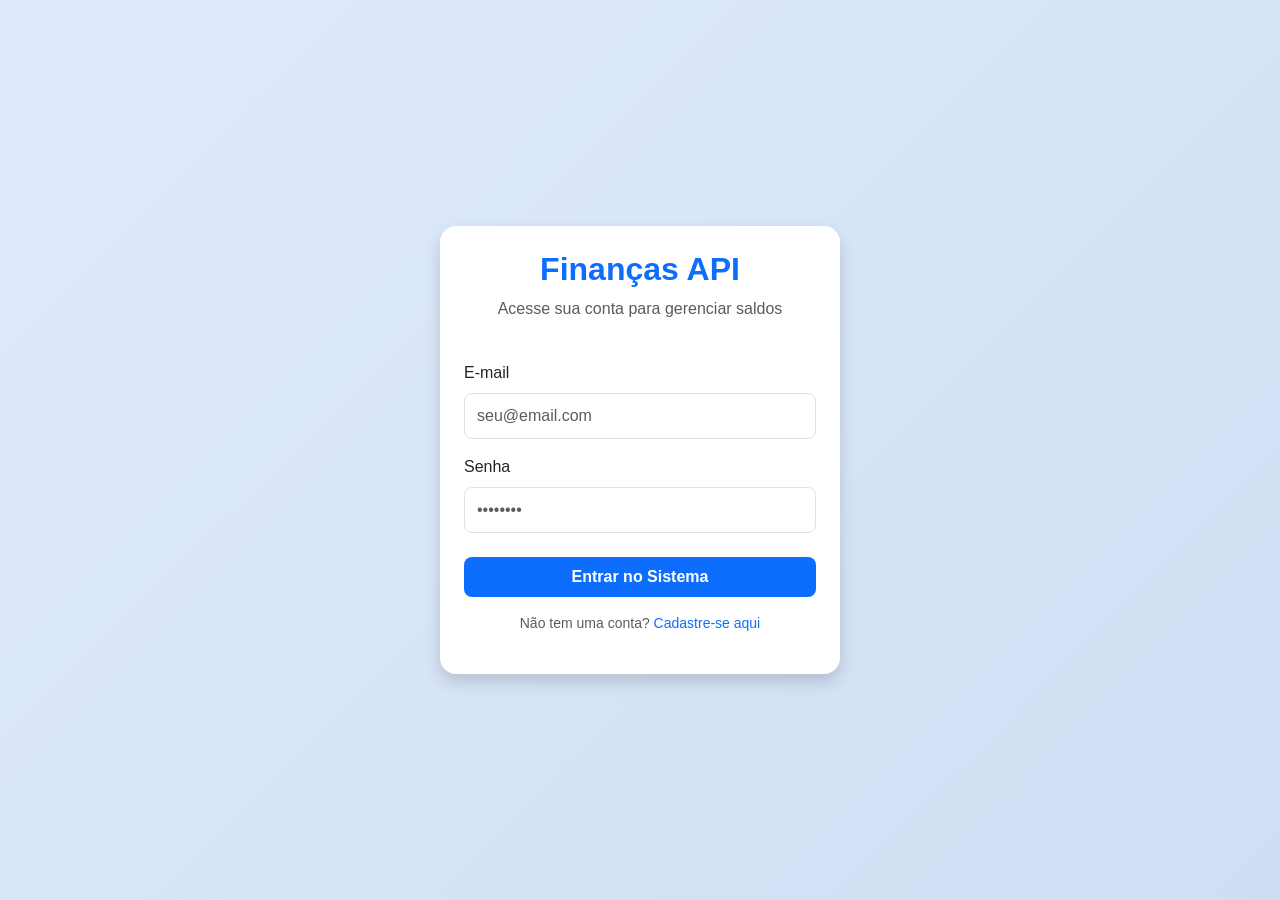
<file: index.html>
<!DOCTYPE html>
<html lang="pt-BR">
<head>
    <meta charset="UTF-8">
    <meta name="viewport" content="width=device-width, initial-scale=1.0">
    <title>Controle Financeiro - Login</title>
    <!-- Bootstrap 5 CSS para Design Responsivo Dinâmico -->
    <link href="bootstrap.min.css" rel="stylesheet">
    <link rel="stylesheet" href="style.css">
</head>
<body class="bg-light d-flex align-items-center justify-content-center vh-100">

    <div class="card shadow p-4" style="max-width: 400px; width: 100%;">
        <div class="text-center mb-4">
            <h2 class="text-primary fw-bold">Finanças API</h2>
            <p class="text-muted">Acesse sua conta para gerenciar saldos</p>
        </div>

        <!-- Formulário de Autenticação -->
        <form id="formLogin">
            <div class="mb-3">
                <label for="email" class="form-label">E-mail</label>
                <input type="email" id="email" class="form-control" placeholder="seu@email.com" required>
            </div>
            <div class="mb-3">
                <label for="senha" class="form-label">Senha</label>
                <input type="password" id="senha" class="form-control" placeholder="••••••••" required>
            </div>
            
            <!-- Mensagem de erro dinâmica capturada do GlobalExceptionHandler -->
            <div id="mensagemErro" class="alert alert-danger d-none" role="alert"></div>

            <button type="submit" class="btn btn-primary w-100 fw-bold py-2 mt-2">Entrar no Sistema</button>
        </form>

        <div class="text-center mt-3">
            <p class="small text-muted">Não tem uma conta? <a href="registrar.html" class="text-decoration-none">Cadastre-se aqui</a></p>
        </div>
    </div>
    <!-- Configuração Global da API (Obrigatório vir primeiro) -->
    <script src="config.js"></script>
    <!-- Script de Integração com o Backend -->
    <script src="login.js"></script>
</body>
</html>
</file>
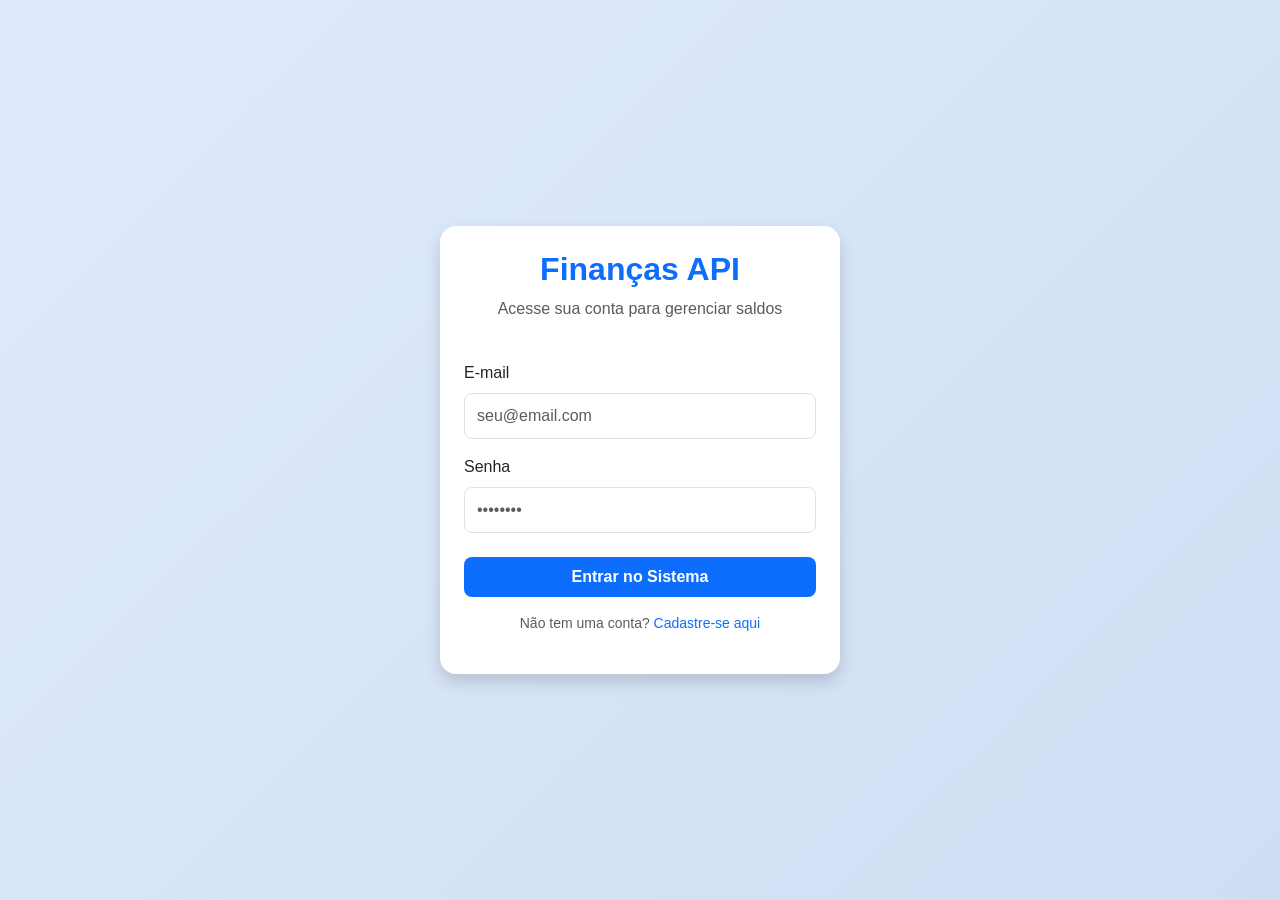
<file: categorias.html>
<!DOCTYPE html>
<html lang="pt-BR">
<head>
    <meta charset="UTF-8">
    <meta name="viewport" content="width=device-width, initial-scale=1.0">
    <title>Finanças API - Categorias</title>
    <link href="bootstrap.min.css" rel="stylesheet">
    <link rel="stylesheet" href="style.css">
</head>
<body class="bg-light">

    <!-- 📱 MENU SUPERIOR EXCLUSIVO PARA CELULAR (Responsivo) -->
    <nav class="navbar navbar-expand-lg navbar-dark bg-dark d-lg-none">
        <div class="container-fluid">
            <a class="navbar-brand fw-bold" href="dashboard.html">🚀 Finanças ERP</a>
            <button class="navbar-toggler" type="button" data-bs-toggle="collapse" data-bs-target="#menuCelular">
                <span class="navbar-toggler-icon"></span>
            </button>
            <div class="collapse navbar-collapse" id="menuCelular">
                <div class="navbar-nav pt-2">
                    <div class="text-muted small px-3 py-1 text-uppercase fw-bold" style="letter-spacing: 0.05rem;">💰 Financeiro</div>
                    <a class="nav-link" href="dashboard.html">📊 Visão Geral</a>
                    <a class="nav-link" href="pagar.html">📄 Contas a Pagar</a>
                    <a class="nav-link" href="receber.html">💵 Contas a Receber</a>
                    <a class="nav-link" href="transferencia.html">💸 Transferências</a>
                    <a class="nav-link" href="extrato.html">📋 Extrato Interno</a>
                    
                    <hr class="dropdown-divider bg-secondary my-2">
                    
                    <div class="text-muted small px-3 py-1 text-uppercase fw-bold" style="letter-spacing: 0.05rem;">⚙️ Cadastros</div>
                    <a class="nav-link" href="contas.html">🏦 Contas Bancárias</a>
                    <a class="nav-link" href="centros.html">🏢 Centros de Custo</a>
                    <a class="nav-link" href="categorias.html">🏷️ Categorias</a>
                    
                    <hr class="dropdown-divider bg-light my-3">
                    <button id="btnSairCelular" class="btn btn-danger btn-sm m-3">Sair do Sistema</button>
                </div>
            </div>
        </div>
    </nav>

    <!-- 💻 BARRA LATERAL RETRÁTIL ESTILO SUPABASE (Computador) -->
    <div class="sidebar-supabase">
        <a href="dashboard.html" class="text-decoration-none d-block py-4 px-4 text-white fw-bold border-bottom border-secondary" style="font-size: 1.2rem; transition: background 0.2s;">
            🚀 <span class="ms-2">ERP</span>
        </a>
        <div class="pt-3">
            <div class="sidebar-heading">💰 Financeiro</div>
            <a href="dashboard.html" class="nav-sidebar-link">
                <span class="menu-icon">📊</span>
                <span class="menu-text">Visão Geral / Dashboard</span>
            </a>
            <a href="pagar.html" class="nav-sidebar-link">
                <span class="menu-icon">📄</span>
                <span class="menu-text">Contas a Pagar</span>
            </a>
            <a href="receber.html" class="nav-sidebar-link">
                <span class="menu-icon">💵</span>
                <span class="menu-text">Contas a Receber</span>
            </a>
            <a href="transferencia.html" class="nav-sidebar-link">
                <span class="menu-icon">💸</span>
                <span class="menu-text">Transferências</span>
            </a>
            <a href="extrato.html" class="nav-sidebar-link">
                <span class="menu-icon">📋</span>
                <span class="menu-text">Extrato Interno</span>
            </a>
            
            <div class="my-3"></div>

            <div class="sidebar-heading">⚙️ Cadastros</div>
            <a href="contas.html" class="nav-sidebar-link">
                <span class="menu-icon">🏦</span>
                <span class="menu-text">Contas Bancárias</span>
            </a>
            <a href="centros.html" class="nav-sidebar-link">
                <span class="menu-icon">🏢</span>
                <span class="menu-text">Centros de Custo</span>
            </a>
            <a href="categorias.html" class="nav-sidebar-link">
                <span class="menu-icon">🏷️</span>
                <span class="menu-text">Categorias</span>
            </a>
            
            <div class="border-top border-secondary mt-4 pt-3">
                <a href="#" id="btnSair" class="nav-sidebar-link text-danger">
                    <span class="menu-icon">🚪</span>
                    <span class="menu-text">Sair do Sistema</span>
                </a>
            </div>
        </div>
    </div>

    <!-- 📦 ÁREA DE CONTEÚDO PRINCIPAL -->
    <div class="content-wrapper">
        <div class="container-fluid">
            <div class="row mb-4">
                <div class="col">
                    <h3 class="fw-bold text-secondary">Plano de Categorias (Árvore)</h3>
                    <p class="text-muted">Cadastre seus Grupos Principais ou Subcategorias para organizar seus lançamentos</p>
                </div>
            </div>

            <div class="row g-4">
                <!-- Formulário Lateral de Inclusão -->
                <div class="col-md-4">
                    <div class="card border-0 shadow-sm p-4 bg-white">
                        <h5 class="fw-bold text-primary mb-3">Novo Cadastro</h5>
                        <form id="formCategoria">
                            <div class="mb-3">
                                <label for="nomeCategoria" class="form-label">Nome da Categoria / Subcategoria</label>
                                <input type="text" id="nomeCategoria" class="form-control" placeholder="Ex: Habitação, Aluguel, Internet" required>
                            </div>
                            <div class="mb-3">
                                <label for="tipoCategoria" class="form-label">Tipo</label>
                                <select id="tipoCategoria" class="form-control" required>
                                    <option value="DESPESA">Custo (Despesa)</option>
                                    <option value="RECEITA">Receita (Entrada)</option>
                                </select>
                            </div>
                            <div class="mb-3">
                                <label for="selectCategoriaPai" class="form-label">Vincular a um Grupo / Categoria Pai?</label>
                                <select id="selectCategoriaPai" class="form-control">
                                    <option value="">-- Nenhuma (Esta será uma Categoria Pai / Grupo) --</option>
                                </select>
                                <div class="form-text text-muted small">Deixe em branco para criar um Grupo Principal. Selecione uma opção para criar uma Subcategoria.</div>
                            </div>

                            <div id="mensagemAlerta" class="alert d-none small" role="alert"></div>
                            <button type="submit" class="btn btn-primary w-100 fw-bold py-2 mt-2">Salvar Registro</button>
                        </form>
                    </div>
                </div>
                <!-- Tabela Lateral de Listagem -->
                <div class="col-md-8">
                    <div class="card border-0 shadow-sm p-4 bg-white">
                        <h5 class="fw-bold text-secondary mb-3">Estrutura de Categorias Ativas</h5>
                        <div class="table-responsive">
                            <table class="table table-hover align-middle">
                                <thead class="table-light">
                                    <tr>
                                        <th>ID</th>
                                        <th>Estrutura da Categoria</th>
                                        <th>Tipo</th>
                                        <th class="text-center" style="width: 130px;">Ações</th>
                                    </tr>
                                </thead>
                                <tbody id="tabelaCategorias">
                                    <tr>
                                        <td colspan="3" class="text-center text-muted py-4">Carregando registros...</td>
                                    </tr>
                                </tbody>
                            </table>
                        </div>
                    </div>
                </div>
            </div> <!-- Fecha a row g-4 -->
        </div> <!-- Fecha o container-fluid -->
    </div> <!-- Fecha o content-wrapper -->

    <script src="bootstrap.bundle.min.js"></script>
    <script src="config.js"></script>
    <script>
        // Isolamento de Logout independente para evitar travar o arquivo categorias.js
        document.addEventListener('DOMContentLoaded', () => {
            const token = localStorage.getItem('token_financas');
            if (!token) { window.location.href = 'index.html'; return; }

            const efetuarLogout = (e) => {
                if(e) e.preventDefault();
                localStorage.removeItem('token_financas');
                window.location.href = 'index.html';
            };

            document.getElementById('btnSair')?.addEventListener('click', efetuarLogout);
            document.getElementById('btnSairCelular')?.addEventListener('click', efetuarLogout);
        });
    </script>
    <script src="categorias.js"></script>
</body>
</html>
</file>
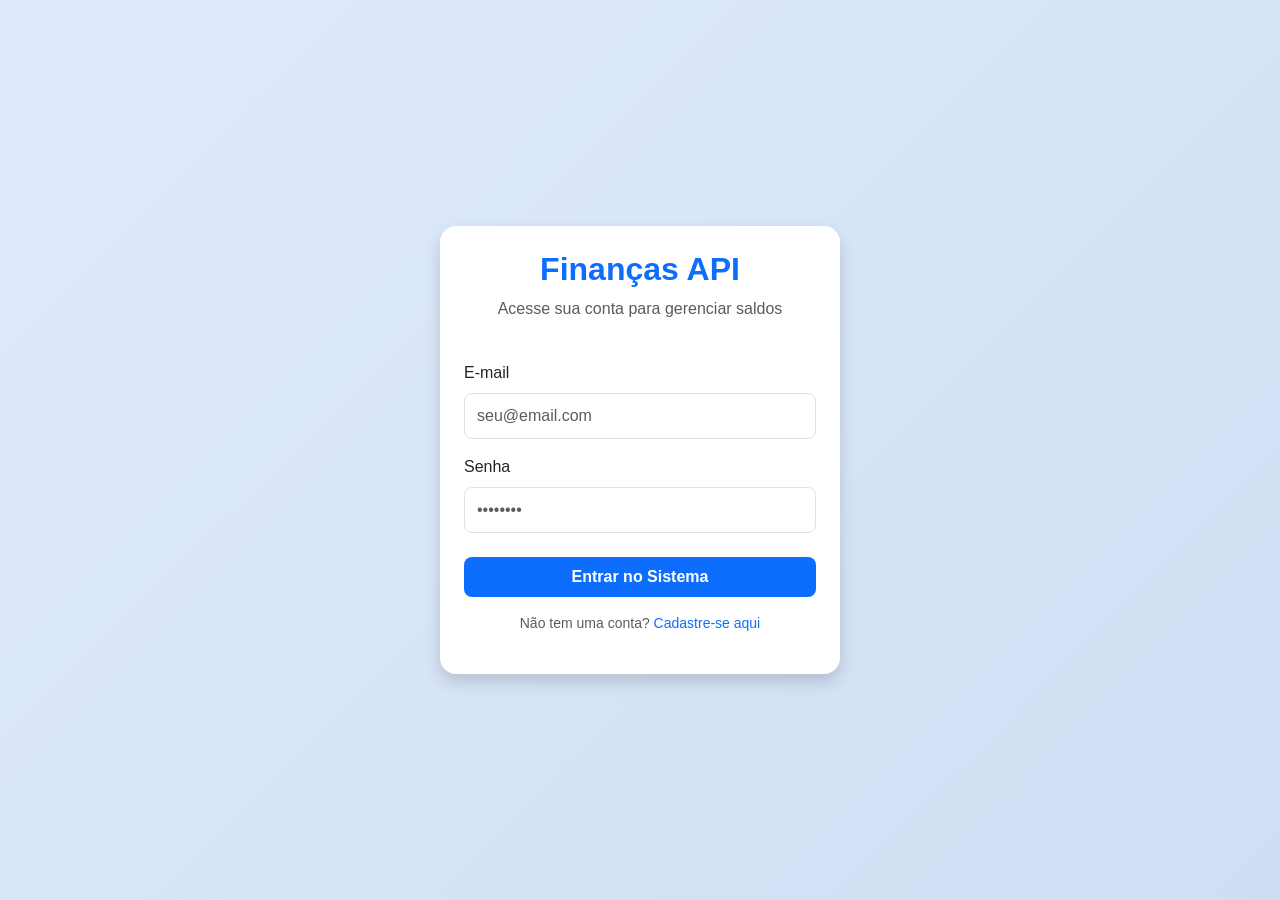
<file: centros.html>
<!DOCTYPE html>
<html lang="pt-BR">

<head>
    <meta charset="UTF-8">
    <meta name="viewport" content="width=device-width, initial-scale=1.0">
    <title>Finanças API - Centros de Custo</title>
    <link href="bootstrap.min.css" rel="stylesheet">
    <link rel="stylesheet" href="style.css">
</head>

<body class="bg-light">

    <!-- 📱 MENU SUPERIOR EXCLUSIVO PARA CELULAR (Responsivo) -->
    <nav class="navbar navbar-expand-lg navbar-dark bg-dark d-lg-none">
        <div class="container-fluid">
            <a class="navbar-brand fw-bold" href="dashboard.html">🚀 Finanças ERP</a>
            <button class="navbar-toggler" type="button" data-bs-toggle="collapse" data-bs-target="#menuCelular">
                <span class="navbar-toggler-icon"></span>
            </button>
            <div class="collapse navbar-collapse" id="menuCelular">
                <div class="navbar-nav pt-2">
                    <!-- Bloco Financeiro -->
                    <div class="text-muted small px-3 py-1 text-uppercase fw-bold" style="letter-spacing: 0.05rem;">💰 Financeiro</div>
                    <a class="nav-link" href="dashboard.html">📊 Visão Geral</a>
                    <a class="nav-link" href="pagar.html">📄 Contas a Pagar</a>
                    <a class="nav-link" href="receber.html">💵 Contas a Receber</a>
                    <a class="nav-link" href="transferencia.html">💸 Transferências</a>
                    <a class="nav-link" href="extrato.html">📋 Extrato Interno</a>
                    
                    <hr class="dropdown-divider bg-secondary my-2">
                    
                    <!-- Bloco Cadastros -->
                    <div class="text-muted small px-3 py-1 text-uppercase fw-bold" style="letter-spacing: 0.05rem;">⚙️ Cadastros</div>
                    <a class="nav-link" href="contas.html">🏦 Contas Bancárias</a>
                    <a class="nav-link" href="centros.html">🏢 Centros de Custo</a>
                    <a class="nav-link" href="categorias.html">🏷️ Categorias</a>
                    
                    <hr class="dropdown-divider bg-light my-3">
                    <button id="btnSairCelular" class="btn btn-danger btn-sm m-3">Sair do Sistema</button>
                </div>
            </div>
        </div>
    </nav>

    <!-- 💻 BARRA LATERAL RETRÁTIL ESTILO SUPABASE (Computador) -->
    <div class="sidebar-supabase">
        <a href="dashboard.html" class="text-decoration-none d-block py-4 px-4 text-white fw-bold border-bottom border-secondary" style="font-size: 1.2rem; transition: background 0.2s;">
            🚀 <span class="ms-2">ERP</span>
        </a>
        <div class="pt-3">
            <!-- 🌐 MENU 1: FINANCEIRO -->
            <div class="sidebar-heading">💰 Financeiro</div>
            <a href="dashboard.html" class="nav-sidebar-link">
                <span class="menu-icon">📊</span>
                <span class="menu-text">Visão Geral / Dashboard</span>
            </a>
            <a href="pagar.html" class="nav-sidebar-link">
                <span class="menu-icon">📄</span>
                <span class="menu-text">Contas a Pagar</span>
            </a>
            <a href="receber.html" class="nav-sidebar-link">
                <span class="menu-icon">💵</span>
                <span class="menu-text">Contas a Receber</span>
            </a>
            <a href="transferencia.html" class="nav-sidebar-link">
                <span class="menu-icon">💸</span>
                <span class="menu-text">Transferências</span>
            </a>
            <a href="extrato.html" class="nav-sidebar-link">
                <span class="menu-icon">📋</span>
                <span class="menu-text">Extrato Interno</span>
            </a>
            
            <div class="my-3"></div>

            <!-- 🌐 MENU 2: CADASTROS -->
            <div class="sidebar-heading">⚙️ Cadastros</div>
            <a href="contas.html" class="nav-sidebar-link">
                <span class="menu-icon">🏦</span>
                <span class="menu-text">Contas Bancárias</span>
            </a>
            <a href="centros.html" class="nav-sidebar-link">
                <span class="menu-icon">🏢</span>
                <span class="menu-text">Centros de Custo</span>
            </a>
            <a href="categorias.html" class="nav-sidebar-link">
                <span class="menu-icon">🏷️</span>
                <span class="menu-text">Categorias</span>
            </a>
            
            <div class="border-top border-secondary mt-4 pt-3">
                <a href="#" id="btnSair" class="nav-sidebar-link text-danger">
                    <span class="menu-icon">🚪</span>
                    <span class="menu-text">Sair do Sistema</span>
                </a>
            </div>
        </div>
    </div>

    <!-- 📦 ÁREA DE CONTEÚDO PRINCIPAL -->
    <div class="content-wrapper">
        <div class="container-fluid">
            <div class="row mb-4">
                <div class="col">
                    <h3 class="fw-bold text-secondary">Centros de Custos/Receitas</h3>
                    <p class="text-muted">Gerencie a estrutura organizacional dos seus fluxos financeiros</p>
                </div>
            </div>

            <div class="row g-4">
                <!-- Formulário Lateral -->
                <div class="col-md-4">
                    <div class="card border-0 shadow-sm p-4 bg-white">
                        <h5 class="fw-bold text-primary mb-3">Novo Centro</h5>
                        <form id="formCentro">
                            <div class="mb-3">
                                <label for="nomeCentro" class="form-label">Nome do Centro</label>
                                <input type="text" id="nomeCentro" class="form-control" placeholder="Ex: Operacional, Marketing, Comercial" required>
                            </div>
                            <div class="mb-3">
                                <label for="fluxoCentro" class="form-label">Tipo</label>
                                <select id="fluxoCentro" class="form-control" required>
                                    <option value="DESPESA">Custo</option>
                                    <option value="RECEITA">Receita</option>
                                </select>
                            </div>
                            <div id="mensagemAlerta" class="alert d-none small" role="alert"></div>
                            <button type="submit" class="btn btn-primary w-100 fw-bold py-2 mt-2">Salvar Centro</button>
                        </form>
                    </div>
                </div>
                <!-- Tabela Lateral -->
                <div class="col-md-8">
                    <div class="card border-0 shadow-sm p-4 bg-white">
                        <h5 class="fw-bold text-secondary mb-3">Centros Ativos</h5>
                        <div class="table-responsive">
                            <table class="table table-hover align-middle">
                                <thead class="table-light">
                                    <tr>
                                        <th style="width: 70px;">ID</th>
                                        <th>Nome do Centro</th>
                                        <th style="width: 120px;">Tipo</th>
                                        <th style="width: 120px;">Status</th>
                                        <th class="text-center" style="width: 170px;">Ações</th>
                                    </tr>
                                </thead>
                                <tbody id="tabelaCentros">
                                    <tr>
                                        <td colspan="3" class="text-center text-muted py-4">Carregando registros...</td>
                                    </tr>
                                </tbody>
                            </table>
                        </div>
                    </div>
                </div>
            </div> <!-- Fecha a row g-4 -->
        </div> <!-- Fecha o container-fluid -->
    </div> <!-- Fecha o content-wrapper -->

    <!-- Configuração Global da API -->
    <script src="config.js"></script>
    <script>
        // Isolamento de Logout independente para evitar travar o arquivo centros.js
        document.addEventListener('DOMContentLoaded', () => {
            const token = localStorage.getItem('token_financas');
            if (!token) { window.location.href = 'index.html'; return; }

            const efetuarLogout = (e) => {
                if(e) e.preventDefault();
                localStorage.removeItem('token_financas');
                window.location.href = 'index.html';
            };

            document.getElementById('btnSair')?.addEventListener('click', efetuarLogout);
            document.getElementById('btnSairCelular')?.addEventListener('click', efetuarLogout);
        });
    </script>
    <script src="centros.js"></script>
    <script src="bootstrap.bundle.min.js"></script>
</body>

</html>
</file>
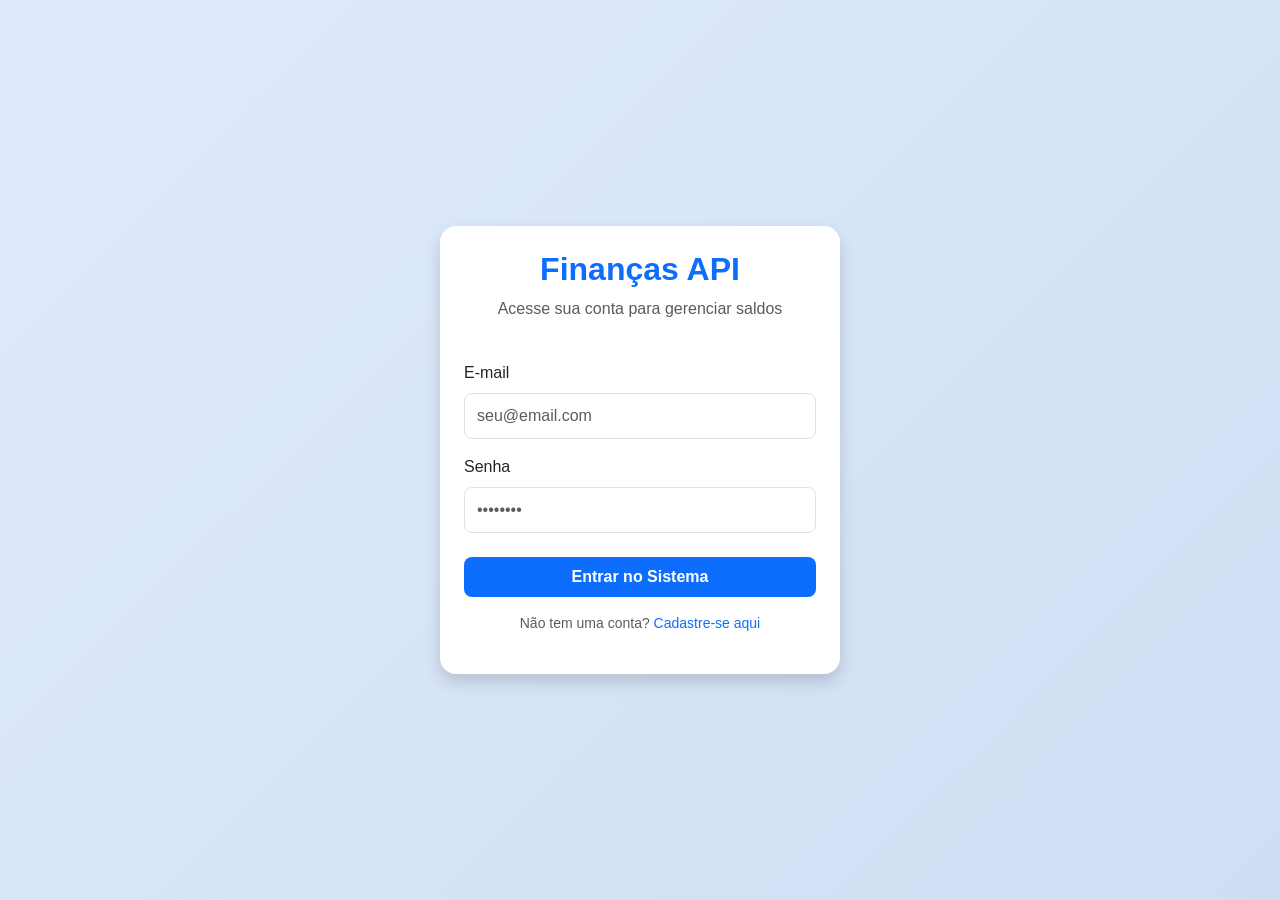
<file: contas.html>
<!DOCTYPE html>
<html lang="pt-BR">

<head>
    <meta charset="UTF-8">
    <meta name="viewport" content="width=device-width, initial-scale=1.0">
    <title>Finanças API - Gestão de Contas</title>
    <link href="bootstrap.min.css" rel="stylesheet">
    <link rel="stylesheet" href="style.css">
</head>

<body class="bg-light">

    <!-- 📱 MENU SUPERIOR EXCLUSIVO PARA CELULAR (Responsivo) -->
    <nav class="navbar navbar-expand-lg navbar-dark bg-dark d-lg-none">
        <div class="container-fluid">
            <a class="navbar-brand fw-bold" href="dashboard.html">🚀 Finanças ERP</a>
            <button class="navbar-toggler" type="button" data-bs-toggle="collapse" data-bs-target="#menuCellular">
                <span class="navbar-toggler-icon"></span>
            </button>
            <div class="collapse navbar-collapse" id="menuCellular">
                <div class="navbar-nav pt-2">
                    <!-- Bloco Financeiro -->
                    <div class="text-muted small px-3 py-1 text-uppercase fw-bold" style="letter-spacing: 0.05rem;">💰 Financeiro</div>
                    <a class="nav-link" href="dashboard.html">📊 Visão Geral</a>
                    <a class="nav-link" href="pagar.html">📄 Contas a Pagar</a>
                    <a class="nav-link" href="receber.html">💵 Contas a Receber</a>
                    <a class="nav-link" href="transferencia.html">💸 Transferências</a>
                    <a class="nav-link" href="extrato.html">📋 Extrato Interno</a>
                    
                    <hr class="dropdown-divider bg-secondary my-2">
                    
                    <!-- Bloco Cadastros -->
                    <div class="text-muted small px-3 py-1 text-uppercase fw-bold" style="letter-spacing: 0.05rem;">⚙️ Cadastros</div>
                    <a class="nav-link" href="contas.html">🏦 Contas Bancárias</a>
                    <a class="nav-link" href="centros-custos.html">🏢 Centros de Custo</a>
                    <a class="nav-link" href="categorias.html">🏷️ Categorias</a>
                    
                    <hr class="dropdown-divider bg-light my-3">
                    <button id="btnSairCelular" class="btn btn-danger btn-sm m-3">Sair do Sistema</button>
                </div>
            </div>
        </div>
    </nav>

    <!-- 💻 BARRA LATERAL RETRÁTIL ESTILO SUPABASE (Computador) -->
    <div class="sidebar-supabase">
        <a href="dashboard.html" class="text-decoration-none d-block py-4 px-4 text-white fw-bold border-bottom border-secondary" style="font-size: 1.2rem; transition: background 0.2s;">
            🚀 <span class="ms-2">ERP</span>
        </a>
        <div class="pt-3">
            <!-- 🌐 MENU 1: FINANCEIRO -->
            <div class="sidebar-heading">💰 Financeiro</div>
            <a href="dashboard.html" class="nav-sidebar-link">
                <span class="menu-icon">📊</span>
                <span class="menu-text">Visão Geral / Dashboard</span>
            </a>
            <a href="pagar.html" class="nav-sidebar-link">
                <span class="menu-icon">📄</span>
                <span class="menu-text">Contas a Pagar</span>
            </a>
            <a href="receber.html" class="nav-sidebar-link">
                <span class="menu-icon">💵</span>
                <span class="menu-text">Contas a Receber</span>
            </a>
            <a href="transferencia.html" class="nav-sidebar-link">
                <span class="menu-icon">💸</span>
                <span class="menu-text">Transferências</span>
            </a>
            <a href="extrato.html" class="nav-sidebar-link">
                <span class="menu-icon">📋</span>
                <span class="menu-text">Extrato Interno</span>
            </a>
            
            <div class="my-3"></div>

            <!-- 🌐 MENU 2: CADASTROS -->
            <div class="sidebar-heading">⚙️ Cadastros</div>
            <a href="contas.html" class="nav-sidebar-link">
                <span class="menu-icon">🏦</span>
                <span class="menu-text">Contas Bancárias</span>
            </a>
            <a href="centros.html" class="nav-sidebar-link">
                <span class="menu-icon">🏢</span>
                <span class="menu-text">Centros de Custo</span>
            </a>
            <a href="categorias.html" class="nav-sidebar-link">
                <span class="menu-icon">🏷️</span>
                <span class="menu-text">Categorias</span>
            </a>
            
            <div class="border-top border-secondary mt-4 pt-3">
                <a href="#" id="btnSair" class="nav-sidebar-link text-danger">
                    <span class="menu-icon">🚪</span>
                    <span class="menu-text">Sair do Sistema</span>
                </a>
            </div>
        </div>
    </div>

    <!-- 📦 ÁREA DE CONTEÚDO PRINCIPAL -->
    <div class="content-wrapper">
        <div class="container-fluid">
            <div class="row mb-4">
                <div class="col">
                    <h3 class="fw-bold text-secondary">Gerenciamento de Contas Bancárias</h3>
                    <p class="text-muted">Cadastre e acompanhe os saldos das suas carteiras e bancos</p>
                </div>
            </div>

            <div class="row g-4">
                <!-- Coluna Esquerda: Formulário de Cadastro -->
                <div class="col-md-4">
                    <div class="card border-0 shadow-sm p-4 bg-white">
                        <h5 class="fw-bold text-primary mb-3">Nova Conta</h5>
                        <form id="formConta">
                            <div class="mb-3">
                                <label for="nomeConta" class="form-label">Nome da Conta / Banco</label>
                                <input type="text" id="nomeConta" class="form-control" placeholder="Ex: Banco Inter, Carteira" required>
                            </div>
                            <div class="mb-3">
                                <label for="tipoConta" class="form-label">Tipo de Conta</label>
                                <select id="tipoConta" class="form-control" required>
                                    <option value="Corrente">Conta Corrente</option>
                                    <option value="Poupança">Poupança</option>
                                    <option value="Investimento">Investimentos</option>
                                    <option value="Dinheiro">Dinheiro em Espécie</option>
                                </select>
                            </div>
                            <div class="mb-3">
                                <label for="saldoInicial" class="form-label">Saldo Inicial (R$)</label>
                                <input type="number" step="0.01" id="saldoInicial" class="form-control" placeholder="0.00" required>
                            </div>

                            <div id="mensagemAlerta" class="alert d-none small" role="alert"></div>
                            <button type="submit" class="btn btn-primary w-100 fw-bold py-2 mt-2">Salvar Conta</button>
                        </form>
                    </div>
                </div>
                <!-- Coluna Direita: Tabela de Contas Cadastradas -->
                <div class="col-md-8">
                    <div class="card border-0 shadow-sm p-4 bg-white">
                        <h5 class="fw-bold text-secondary mb-3">Minhas Contas Ativas</h5>
                        <div class="table-responsive">
                            <table class="table table-hover align-middle">
                                <thead class="table-light">
                                    <tr>
                                        <th>ID</th>
                                        <th>Nome do Banco / Carteira</th>
                                        <th>Tipo</th>
                                        <th class="text-end">Saldo Atual</th>
                                        <th class="text-center" style="width: 130px;">Ações</th>
                                    </tr>
                                </thead>
                                <tbody id="tabelaContas">
                                    <tr>
                                        <td colspan="4" class="text-center text-muted py-4">Carregando contas...</td>
                                    </tr>
                                </tbody>
                            </table>
                        </div>
                    </div>
                </div>
            </div> <!-- Fecha a row g-4 -->
        </div> <!-- Fecha o container-fluid -->
    </div> <!-- Fecha o content-wrapper -->

    <!-- Scripts de Configuração e Controle -->
    <script src="config.js"></script>
    <script>
        // Isolamento de Logout independente para evitar travar o arquivo contas.js
        document.addEventListener('DOMContentLoaded', () => {
            const token = localStorage.getItem('token_financas');
            if (!token) { window.location.href = 'index.html'; return; }

            const efetuarLogout = (e) => {
                if(e) e.preventDefault();
                localStorage.removeItem('token_financas');
                window.location.href = 'index.html';
            };

            document.getElementById('btnSair')?.addEventListener('click', efetuarLogout);
            document.getElementById('btnSairCelular')?.addEventListener('click', efetuarLogout);
        });
    </script>
    <script src="contas.js"></script>
    <script src="bootstrap.bundle.min.js"></script>
</body>

</html>
</file>
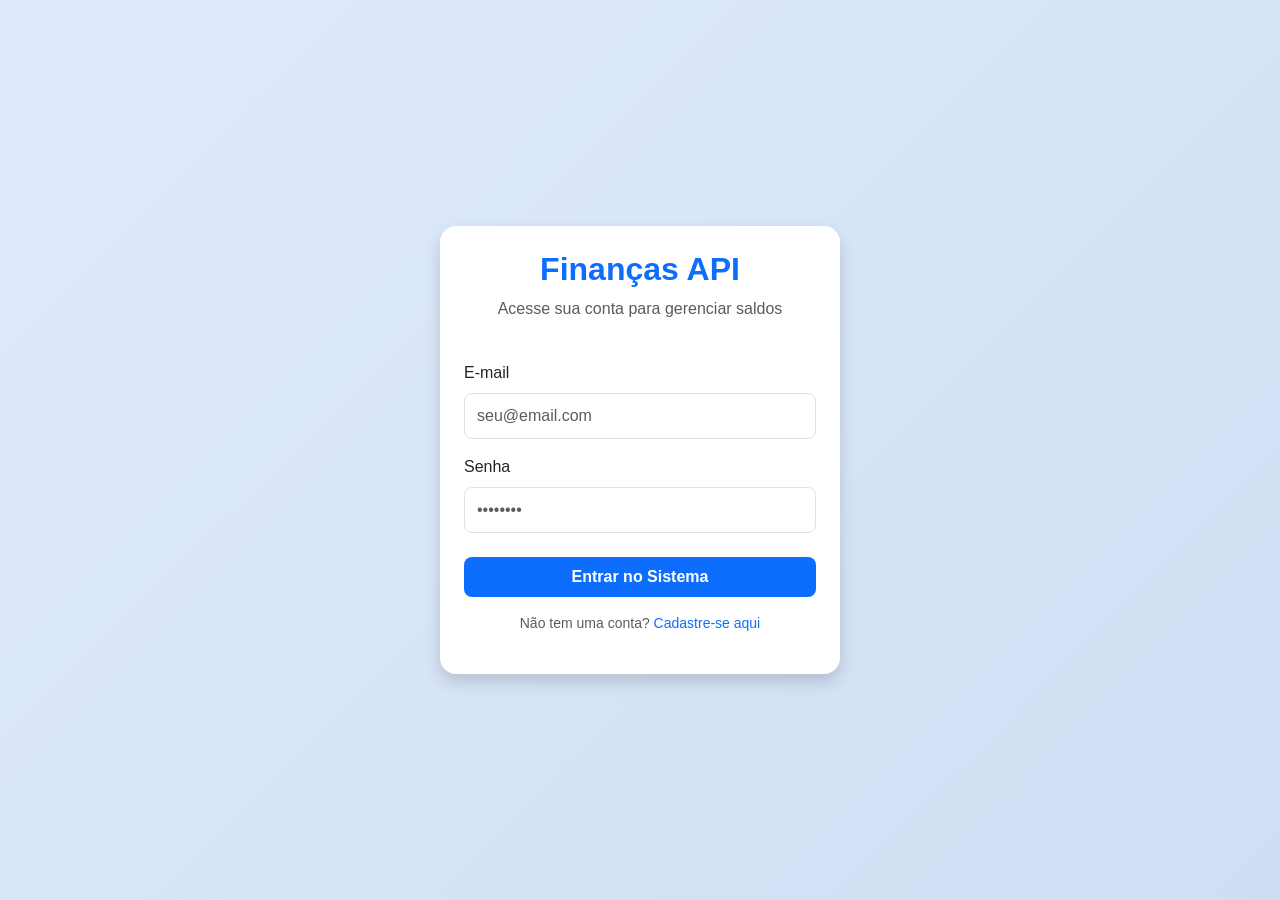
<file: dashboard.html>
<!DOCTYPE html>
<html lang="pt-BR">

<head>
    <meta charset="UTF-8">
    <meta name="viewport" content="width=device-width, initial-scale=1.0">
    <title>Dashboard - ERP Finanças</title>
    <link href="bootstrap.min.css" rel="stylesheet">
    <link rel="stylesheet" href="style.css">
</head>

<body class="bg-light">

    <!-- 📱 MENU SUPERIOR EXCLUSIVO PARA CELULAR (IDÊNTICO AO PAGAR/RECEBER) -->
    <nav class="navbar navbar-expand-lg navbar-dark bg-dark d-lg-none">
        <div class="container-fluid">
            <a class="navbar-brand fw-bold" href="dashboard.html">🚀 Finanças ERP</a>
            <button class="navbar-toggler" type="button" data-bs-toggle="collapse" data-bs-target="#menuCelular">
                <span class="navbar-toggler-icon"></span>
            </button>
            <div class="collapse navbar-collapse" id="menuCelular">
                <div class="navbar-nav pt-2">
                    <div class="text-muted small px-3 py-1 text-uppercase fw-bold" style="letter-spacing: 0.05rem;">💰 Financeiro</div>
                    <a class="nav-link" href="dashboard.html">📊 Visão Geral</a>
                    <a class="nav-link" href="pagar.html">📄 Contas a Pagar</a>
                    <a class="nav-link" href="receber.html">💵 Contas a Receber</a>
                    <a class="nav-link" href="transferencia.html">💸 Transferências</a>
                    <a class="nav-link" href="extrato.html">📋 Extrato Interno</a>
                    <hr class="dropdown-divider bg-secondary my-2">
                    <div class="text-muted small px-3 py-1 text-uppercase fw-bold" style="letter-spacing: 0.05rem;">⚙️ Cadastros</div>
                    <a class="nav-link" href="contas.html">🏦 Contas Bancárias</a>
                    <a class="nav-link" href="centros.html">🏢 Centros de Custo</a>
                    <a class="nav-link" href="categorias.html">🏷️ Categorias</a>
                    <hr class="dropdown-divider bg-light my-3">
                    <button id="btnSairCelular" class="btn btn-danger btn-sm m-3">Sair do Sistema</button>
                </div>
            </div>
        </div>
    </nav>

    <!-- 💻 BARRA LATERAL RETRÁTIL ESTILO SUPABASE -->
    <div class="sidebar-supabase">
        <a href="dashboard.html" class="text-decoration-none d-block py-4 px-4 text-white fw-bold border-bottom border-secondary" style="font-size: 1.2rem;">
            🚀 <span class="ms-2">ERP</span>
        </a>
        <div class="pt-3">
            <div class="sidebar-heading">💰 Financeiro</div>
            <a href="dashboard.html" class="nav-sidebar-link"><span class="menu-icon">📊</span><span class="menu-text">Visão Geral / Dashboard</span></a>
            <a href="pagar.html" class="nav-sidebar-link"><span class="menu-icon">📄</span><span class="menu-text">Contas a Pagar</span></a>
            <a href="receber.html" class="nav-sidebar-link"><span class="menu-icon">💵</span><span class="menu-text">Contas a Receber</span></a>
            <a href="transferencia.html" class="nav-sidebar-link"><span class="menu-icon">💸</span><span class="menu-text">Transferências</span></a>
            <a href="extrato.html" class="nav-sidebar-link"><span class="menu-icon">📋</span><span class="menu-text">Extrato Interno</span></a>
            <div class="my-3"></div>
            <div class="sidebar-heading">⚙️ Cadastros</div>
            <a href="contas.html" class="nav-sidebar-link"><span class="menu-icon">🏦</span><span class="menu-text">Contas Bancárias</span></a>
            <a href="centros.html" class="nav-sidebar-link"><span class="menu-icon">🏢</span><span class="menu-text">Centros de Custo</span></a>
            <a href="categorias.html" class="nav-sidebar-link"><span class="menu-icon">🏷️</span><span class="menu-text">Categorias</span></a>
            <div class="border-top border-secondary mt-4 pt-3">
                <a href="#" id="btnSair" class="nav-sidebar-link text-danger"><span class="menu-icon">🚪</span><span class="menu-text">Sair do Sistema</span></a>
            </div>
        </div>
    </div>

    <!-- 📦 ÁREA DE CONTEÚDO PRINCIPAL -->
    <div class="content-wrapper">
        <div class="container-fluid">
            <div class="row mb-4">
                <div class="col">
                    <h2 class="fw-bold text-dark">Painel de Controle</h2>
                    <p class="text-muted">Resumo financeiro em tempo real e projeções consolidadas do sistema.</p>
                </div>
            </div>

            <!-- 📊 CARDS DE RESUMO PRESERVADOS (Grid Bootstrap Estabilizada) -->
            <div class="row g-3 mb-4">
                <!-- 1. Saldo Atual Consolidado -->
                <div class="col-12 col-sm-6 col-xl-3">
                    <div class="card border-0 shadow-sm h-100 bg-white">
                        <div class="card-body p-4">
                            <span class="text-muted small text-uppercase fw-bold">Saldo Disponível</span>
                            <h3 id="txtSaldoAtual" class="fw-bold text-primary mt-2">R$ 0,00</h3>
                            <p class="text-muted small mb-0">Total disponível em contas</p>
                        </div>
                    </div>
                </div>

                <!-- 2. Contas a Receber em Aberto (Entradas) -->
                <div class="col-12 col-sm-6 col-xl-3">
                    <div class="card border-0 shadow-sm h-100 bg-white">
                        <div class="card-body p-4">
                            <span class="text-muted small text-uppercase fw-bold">A Receber (Em Aberto)</span>
                            <h3 id="txtTotalReceber" class="fw-bold text-success mt-2">R$ 0,00</h3>
                            <p class="text-muted small mb-0">Previsão de entradas</p>
                        </div>
                    </div>
                </div>

                <!-- 3. Contas a Pagar em Aberto (Saídas) -->
                <div class="col-12 col-sm-6 col-xl-3">
                    <div class="card border-0 shadow-sm h-100 bg-white">
                        <div class="card-body p-4">
                            <span class="text-muted small text-uppercase fw-bold">A Pagar (Em Aberto)</span>
                            <h3 id="txtTotalPagar" class="fw-bold text-danger mt-2">R$ 0,00</h3>
                            <p class="text-muted small mb-0">Compromissos pendentes</p>
                        </div>
                    </div>
                </div>

                <!-- 4. Saldo Projetado -->
                <div class="col-12 col-sm-6 col-xl-3">
                    <div class="card border-0 shadow-sm h-100 bg-dark text-white">
                        <div class="card-body p-4">
                            <span class="text-info small text-uppercase fw-bold">Saldo Projetado</span>
                            <h3 id="txtSaldoProjetado" class="fw-bold text-info mt-2">R$ 0,00</h3>
                            <p class="text-light-50 small mb-0">Fluxo estimado consolidado</p>
                        </div>
                    </div>
                </div>
            </div>
        </div>
    </div>

    <script src="config.js"></script>
    <script>
        document.addEventListener('DOMContentLoaded', () => {
            const token = localStorage.getItem('token_financas');
            if (!token) { window.location.href = 'index.html'; return; }

            const efetuarLogout = (e) => {
                if (e) e.preventDefault();
                localStorage.removeItem('token_financas');
                window.location.href = 'index.html';
            };

            document.getElementById('btnSair')?.addEventListener('click', efetuarLogout);
            document.getElementById('btnSairCelular')?.addEventListener('click', efetuarLogout);
        });
    </script>
    <script src="dashboard.js"></script>
    <script src="bootstrap.bundle.min.js"></script>
</body>

</html>
</file>
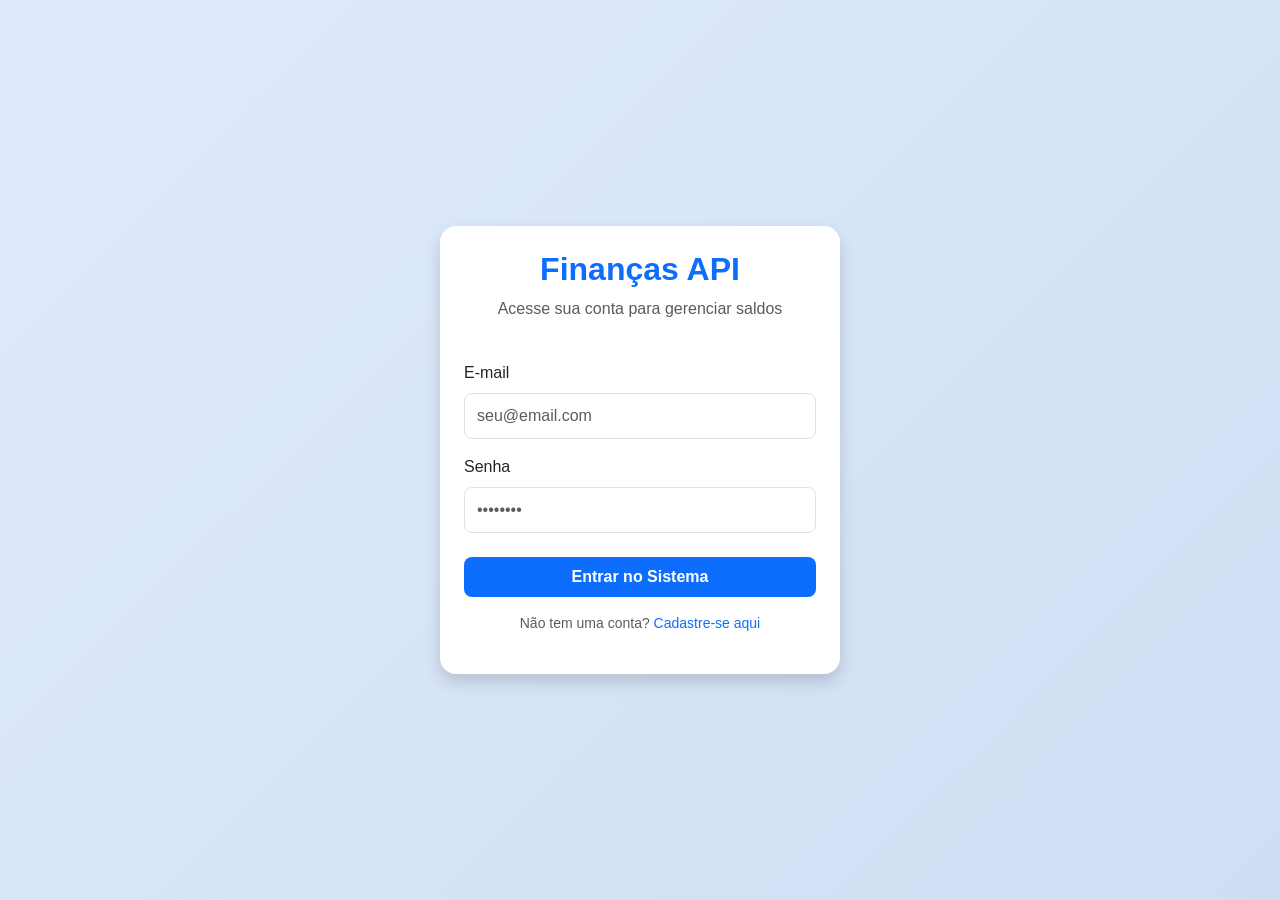
<file: extrato.html>
<!DOCTYPE html>
<html lang="pt-BR">
<head>
    <meta charset="UTF-8">
    <meta name="viewport" content="width=device-width, initial-scale=1.0">
    <title>Extrato de Movimentações - ERP Finanças</title>
    <link rel="stylesheet" href="bootstrap.min.css">
    <link rel="stylesheet" href="style.css">
</head>
<body class="bg-light">

    <!-- 📱 MENU SUPERIOR EXCLUSIVO PARA CELULAR (Responsivo) -->
    <nav class="navbar navbar-expand-lg navbar-dark bg-dark d-lg-none">
        <div class="container-fluid">
            <a class="navbar-brand fw-bold" href="dashboard.html">🚀 Finanças ERP</a>
            <button class="navbar-toggler" type="button" data-bs-toggle="collapse" data-bs-target="#menuCelular">
                <span class="navbar-toggler-icon"></span>
            </button>
            <div class="collapse navbar-collapse" id="menuCelular">
                <div class="navbar-nav pt-2">
                    <!-- Bloco Financeiro -->
                    <div class="text-muted small px-3 py-1 text-uppercase fw-bold" style="letter-spacing: 0.05rem;">💰 Financeiro</div>
                    <a class="nav-link" href="dashboard.html">📊 Visão Geral</a>
                    <a class="nav-link" href="pagar.html">📄 Contas a Pagar</a>
                    <a class="nav-link" href="receber.html">💵 Contas a Receber</a>
                    <a class="nav-link" href="transferencia.html">💸 Transferências</a>
                    <a class="nav-link" href="extrato.html">📋 Extrato Interno</a>
                    
                    <hr class="dropdown-divider bg-secondary my-2">
                    
                    <!-- Bloco Cadastros -->
                    <div class="text-muted small px-3 py-1 text-uppercase fw-bold" style="letter-spacing: 0.05rem;">⚙️ Cadastros</div>
                    <a class="nav-link" href="contas.html">🏦 Contas Bancárias</a>
                    <a class="nav-link" href="centros-custos.html">🏢 Centros de Custo</a>
                    <a class="nav-link" href="categorias.html">🏷️ Categorias</a>
                    
                    <hr class="dropdown-divider bg-light my-3">
                    <button id="btnSairCelular" class="btn btn-danger btn-sm m-3">Sair do Sistema</button>
                </div>
            </div>
        </div>
    </nav>

    <!-- 💻 BARRA LATERAL RETRÁTIL ESTILO SUPABASE (Computador) -->
    <div class="sidebar-supabase">
        <!-- Título/Logo do Sistema Clicável -->
        <a href="dashboard.html" class="text-decoration-none d-block py-4 px-4 text-white fw-bold border-bottom border-secondary" style="font-size: 1.2rem; transition: background 0.2s;">
            🚀 <span class="ms-2">ERP</span>
        </a>
        <div class="pt-3">
            <!-- 🌐 MENU 1: FINANCEIRO -->
            <div class="sidebar-heading">💰 Financeiro</div>
            <a href="dashboard.html" class="nav-sidebar-link">
                <span class="menu-icon">📊</span>
                <span class="menu-text">Visão Geral / Dashboard</span>
            </a>
            <a href="pagar.html" class="nav-sidebar-link">
                <span class="menu-icon">📄</span>
                <span class="menu-text">Contas a Pagar</span>
            </a>
            <a href="receber.html" class="nav-sidebar-link">
                <span class="menu-icon">💵</span>
                <span class="menu-text">Contas a Receber</span>
            </a>
            <a href="transferencia.html" class="nav-sidebar-link">
                <span class="menu-icon">💸</span>
                <span class="menu-text">Transferências</span>
            </a>
            <a href="extrato.html" class="nav-sidebar-link">
                <span class="menu-icon">📋</span>
                <span class="menu-text">Extrato Interno</span>
            </a>
            
            <div class="my-3"></div>

            <!-- 🌐 MENU 2: CADASTROS -->
            <div class="sidebar-heading">⚙️ Cadastros</div>
            <a href="contas.html" class="nav-sidebar-link">
                <span class="menu-icon">🏦</span>
                <span class="menu-text">Contas Bancárias</span>
            </a>
            <a href="centros.html" class="nav-sidebar-link">
                <span class="menu-icon">🏢</span>
                <span class="menu-text">Centros de Custo</span>
            </a>
            <a href="categorias.html" class="nav-sidebar-link">
                <span class="menu-icon">🏷️</span>
                <span class="menu-text">Categorias</span>
            </a>
            
            <div class="border-top border-secondary mt-4 pt-3">
                <a href="#" id="btnSair" class="nav-sidebar-link text-danger">
                    <span class="menu-icon">🚪</span>
                    <span class="menu-text">Sair do Sistema</span>
                </a>
            </div>
        </div>
    </div>

    <!-- 📦 ÁREA DE CONTEÚDO PRINCIPAL -->
    <div class="content-wrapper">
        <div class="container-fluid">
            <div class="row mb-3">
                <div class="col">
                    <h2 class="fw-bold text-dark">📋 Extrato Interno de Movimentações</h2>
                    <p class="text-muted">Histórico consolidado de todas as entradas e saídas geradas por baixas.</p>
                </div>
            </div>

            <!-- Card de Seleção de Conta e Período -->
            <div class="card border-0 shadow-sm p-3 bg-white mb-4">
                <div class="row g-2 align-items-end">
                    <div class="col-md-4 col-12">
                        <label for="selectContaFiltro" class="form-label small fw-bold text-secondary mb-1">Filtrar por Conta Bancária</label>
                        <select id="selectContaFiltro" class="form-select form-select-sm">
                            <option value="">-- Selecione a Conta --</option>
                        </select>
                    </div>
                    <div class="col-md-3 col-6">
                        <label for="filtroDataInicio" class="form-label small fw-bold text-secondary mb-1">Data Inicial</label>
                        <input type="date" id="filtroDataInicio" class="form-control form-control-sm">
                    </div>
                    <div class="col-md-3 col-6">
                        <label for="filtroDataFim" class="form-label small fw-bold text-secondary mb-1">Data Final</label>
                        <input type="date" id="filtroDataFim" class="form-control form-control-sm">
                    </div>
                    <div class="col-md-2 col-12 d-flex gap-2">
                        <button type="button" id="btnLimparFiltros" class="btn btn-sm btn-outline-secondary w-100">Limpar</button>
                        <button type="button" id="btnFiltrar" class="btn btn-sm btn-dark w-100 fw-bold">Filtrar</button>
                    </div>
                </div>
            </div>

            <!-- Tabela de Extrato -->
            <div class="card shadow-sm border-0 mb-5">
                <div class="card-body p-0">
                    <div class="table-responsive">
                        <table class="table table-hover align-middle mb-0">
                            <thead class="table-dark">
                                <tr>
                                    <th style="width: 12%;">Data Mov.</th>
                                    <th style="width: 38%;">Descrição / Origem</th>
                                    <th style="width: 15%;">Conta</th>
                                    <th style="width: 10%;">Tipo</th>
                                    <th style="width: 12%;" class="text-end">Valor</th>
                                    <th style="width: 13%;" class="text-end">Saldo Acum.</th>
                                </tr>
                            </thead>
                            <tbody id="tabelaExtrato">
                                <!-- Injetado via Javascript -->
                                <tr>
                                    <td colspan="6" class="text-center text-muted py-4">Carregando movimentações...</td>
                                </tr>
                            </tbody>
                        </table>
                    </div>
                </div>
            </div>

        </div> <!-- Fecha o container-fluid -->
    </div> <!-- Fecha o content-wrapper -->

    <!-- Scripts de Configuração e Controle -->
    <script src="config.js"></script>
    <script>
        // Isolamento de Logout independente para evitar travar o arquivo extrato.js
        document.addEventListener('DOMContentLoaded', () => {
            const token = localStorage.getItem('token_financas');
            if (!token) { window.location.href = 'index.html'; return; }

            const efetuarLogout = (e) => {
                if(e) e.preventDefault();
                localStorage.removeItem('token_financas');
                window.location.href = 'index.html';
            };

            document.getElementById('btnSair')?.addEventListener('click', efetuarLogout);
            document.getElementById('btnSairCelular')?.addEventListener('click', efetuarLogout);
        });
    </script>
    <script src="extrato.js"></script>
    <script src="bootstrap.bundle.min.js"></script>
</body>
</html>
</file>
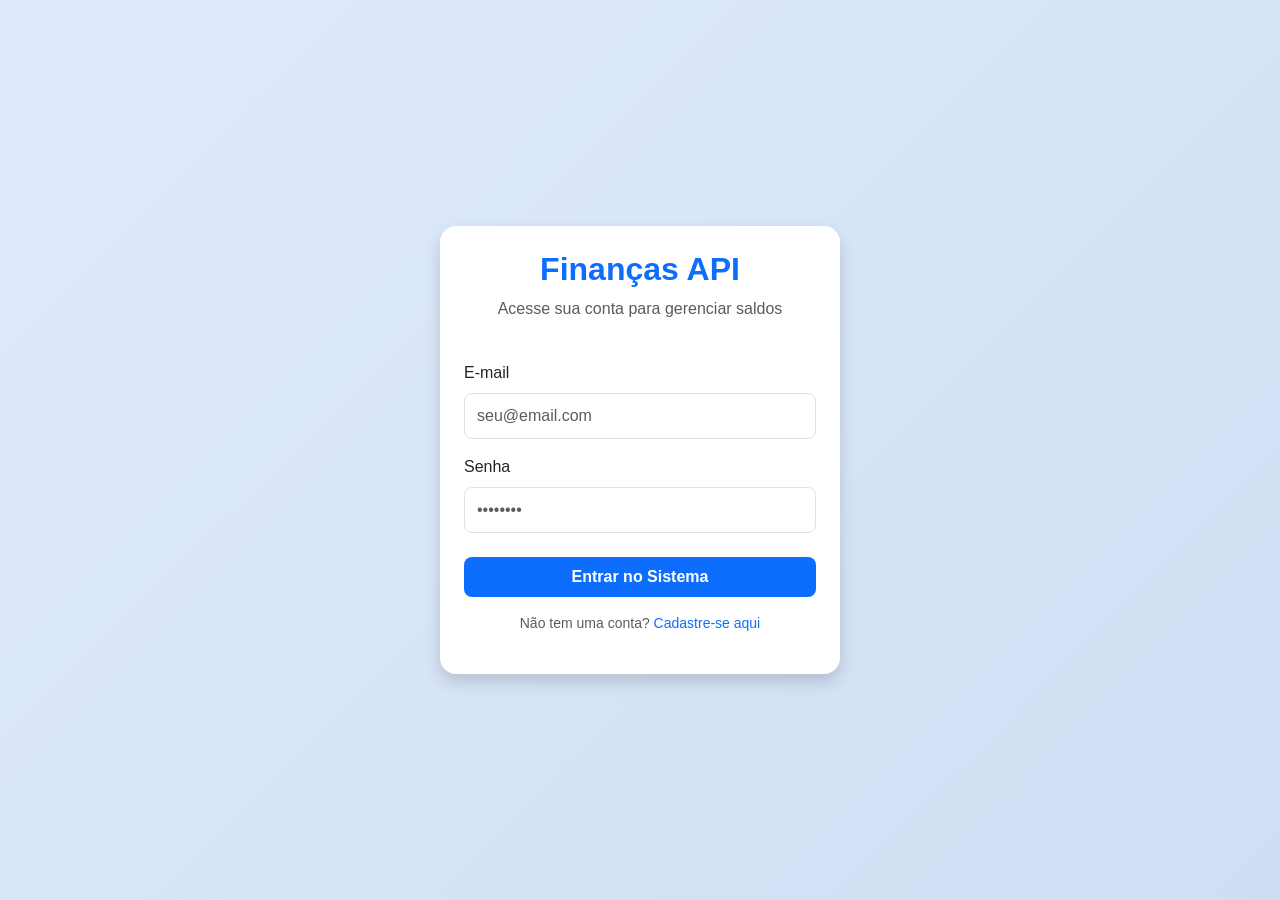
<file: pagar.html>
<!DOCTYPE html>
<html lang="pt-BR">

<head>
    <meta charset="UTF-8">
    <meta name="viewport" content="width=device-width, initial-scale=1.0">
    <title>Finanças API - Contas a Pagar</title>
    <link href="bootstrap.min.css" rel="stylesheet">
    <link rel="stylesheet" href="style.css">
</head>

<body class="bg-light">

    <!-- 📱 MENU SUPERIOR EXCLUSIVO PARA CELULAR -->
    <nav class="navbar navbar-expand-lg navbar-dark bg-dark d-lg-none">
        <div class="container-fluid">
            <a class="navbar-brand fw-bold" href="dashboard.html">🚀 Finanças ERP</a>
            <button class="navbar-toggler" type="button" data-bs-toggle="collapse" data-bs-target="#menuCelular">
                <span class="navbar-toggler-icon"></span>
            </button>
            <div class="collapse navbar-collapse" id="menuCelular">
                <div class="navbar-nav pt-2">
                    <div class="text-muted small px-3 py-1 text-uppercase fw-bold" style="letter-spacing: 0.05rem;">💰 Financeiro</div>
                    <a class="nav-link" href="dashboard.html">📊 Visão Geral</a>
                    <a class="nav-link" href="pagar.html">📄 Contas a Pagar</a>
                    <a class="nav-link" href="receber.html">💵 Contas a Receber</a>
                    <a class="nav-link" href="transferencia.html">💸 Transferências</a>
                    <a class="nav-link" href="extrato.html">📋 Extrato Interno</a>
                    <hr class="dropdown-divider bg-secondary my-2">
                    <div class="text-muted small px-3 py-1 text-uppercase fw-bold" style="letter-spacing: 0.05rem;">⚙️ Cadastros</div>
                    <a class="nav-link" href="contas.html">🏦 Contas Bancárias</a>
                    <a class="nav-link" href="centros.html">🏢 Centros de Custo</a>
                    <a class="nav-link" href="categorias.html">🏷️ Categorias</a>
                    <hr class="dropdown-divider bg-light my-3">
                    <button id="btnSairCelular" class="btn btn-danger btn-sm m-3">Sair do Sistema</button>
                </div>
            </div>
        </div>
    </nav>

    <!-- 💻 BARRA LATERAL RETRÁTIL ESTILO SUPABASE -->
    <div class="sidebar-supabase">
        <a href="dashboard.html" class="text-decoration-none d-block py-4 px-4 text-white fw-bold border-bottom border-secondary" style="font-size: 1.2rem;">
            🚀 <span class="ms-2">ERP</span>
        </a>
        <div class="pt-3">
            <div class="sidebar-heading">💰 Financeiro</div>
            <a href="dashboard.html" class="nav-sidebar-link"><span class="menu-icon">📊</span><span class="menu-text">Visão Geral / Dashboard</span></a>
            <a href="pagar.html" class="nav-sidebar-link"><span class="menu-icon">📄</span><span class="menu-text">Contas a Pagar</span></a>
            <a href="receber.html" class="nav-sidebar-link"><span class="menu-icon">💵</span><span class="menu-text">Contas a Receber</span></a>
            <a href="transferencia.html" class="nav-sidebar-link"><span class="menu-icon">💸</span><span class="menu-text">Transferências</span></a>
            <a href="extrato.html" class="nav-sidebar-link"><span class="menu-icon">📋</span><span class="menu-text">Extrato Interno</span></a>
            <div class="my-3"></div>
            <div class="sidebar-heading">⚙️ Cadastros</div>
            <a href="contas.html" class="nav-sidebar-link"><span class="menu-icon">🏦</span><span class="menu-text">Contas Bancárias</span></a>
            <a href="centros.html" class="nav-sidebar-link"><span class="menu-icon">🏢</span><span class="menu-text">Centros de Custo</span></a>
            <a href="categorias.html" class="nav-sidebar-link"><span class="menu-icon">🏷️</span><span class="menu-text">Categorias</span></a>
            <div class="border-top border-secondary mt-4 pt-3">
                <a href="#" id="btnSair" class="nav-sidebar-link text-danger"><span class="menu-icon">🚪</span><span class="menu-text">Sair do Sistema</span></a>
            </div>
        </div>
    </div>

    <!-- 📦 ÁREA DE CONTEÚDO PRINCIPAL -->
    <div class="content-wrapper">
        <div class="container-fluid">
            <div class="row mb-4">
                <div class="col">
                    <h3 class="fw-bold text-danger">Contas a Pagar (Despesas)</h3>
                    <p class="text-muted">Gerencie suas saídas de caixa, liquidações e provisionamentos futuros</p>
                </div>
            </div>

            <div class="row g-4">
                <!-- Formulário Lateral de Inclusão / Edição -->
                <div class="col-lg-4">
                    <div class="card border-0 shadow-sm p-4 bg-white">
                        <div class="d-flex justify-content-between align-items-center mb-3">
                            <h5 id="tituloFormulario" class="fw-bold text-danger mb-0">Nova Despesa</h5>
                            <button type="button" id="btnCancelarEdicao" class="btn btn-sm btn-outline-secondary d-none">Cancelar Edição</button>
                        </div>
                        <form id="formPagar">
                            <input type="hidden" id="lancamentoId">
                            <div class="mb-3">
                                <label for="descricao" class="form-label">Descrição da Despesa</label>
                                <input type="text" id="descricao" class="form-control" placeholder="Ex: Aluguel, Energia, Internet" required>
                            </div>
                            <div class="mb-3">
                                <label for="valor" class="form-label">Valor (R$)</label>
                                <input type="number" step="0.01" id="valor" class="form-control" placeholder="0.00" required>
                            </div>
                            <div class="mb-3">
                                <label for="dataVencimento" class="form-label">Data de Vencimento</label>
                                <input type="date" id="dataVencimento" class="form-control" required>
                            </div>
                            <div class="mb-3">
                                <label for="selectConta" class="form-label">Pagar por Qual Conta?</label>
                                <select id="selectConta" class="form-control" required>
                                    <option value="">Carregando suas contas...</option>
                                </select>
                            </div>
                            <div class="mb-3">
                                <label for="selectCentroCusto" class="form-label">Centro de Custo / Destinação</label>
                                <select id="selectCentroCusto" class="form-control">
                                    <option value="">Carregando centros de custo...</option>
                                </select>
                            </div>
                            <div class="mb-3">
                                <label for="selectCategoria" class="form-label">Categoria Analítica</label>
                                <select id="selectCategoria" class="form-control" required>
                                    <option value="">Carregando categorias...</option>
                                </select>
                            </div>
                            <div id="boxCheckPago" class="mb-3 form-check form-switch">
                                <input class="form-check-input" type="checkbox" id="pago">
                                <label class="form-check-label fw-bold text-danger" for="pago">Marcar como PAGA (Liquidar agora)</label>
                            </div>
                            <div id="mensagemAlerta" class="alert d-none small" role="alert"></div>
                            <button type="submit" id="btnSalvarPagar" class="btn btn-danger w-100 fw-bold py-2 mt-2">Salvar Despesa</button>
                        </form>
                    </div>
                </div>
                <!-- Coluna Direita: Filtros + Tabela de Histórico -->
                <div class="col-lg-8">
                                        <!-- Painel de Filtros Avançados -->
                    <div class="card border-0 shadow-sm p-3 bg-white mb-4">
                        <h6 class="fw-bold text-secondary mb-3">🔍 Filtrar Lançamentos</h6>
                        <div class="row g-2 align-items-end">
                            <div class="col-md-3 col-6">
                                <label for="filtroDataInicio" class="form-label small text-muted mb-1">Venc. Inicial</label>
                                <input type="date" id="filtroDataInicio" class="form-control form-control-sm">
                            </div>
                            <div class="col-md-3 col-6">
                                <label for="filtroDataFim" class="form-label small text-muted mb-1">Venc. Final</label>
                                <input type="date" id="filtroDataFim" class="form-control form-control-sm">
                            </div>
                            <div class="col-md-3 col-6">
                                <label for="filtroConta" class="form-label small text-muted mb-1">Conta</label>
                                <select id="filtroConta" class="form-select form-select-sm">
                                    <option value="">Todas</option>
                                </select>
                            </div>
                            <div class="col-md-3 col-6">
                                <label for="filtroCentroCusto" class="form-label small text-muted mb-1">Centro de Custo</label>
                                <select id="filtroCentroCusto" class="form-select form-select-sm">
                                    <option value="">Todos</option>
                                </select>
                            </div>

                            <!-- Segunda Linha Alinhada -->
                            <div class="col-md-6 col-12 mt-2">
                                <label for="filtroCategoria" class="form-label small text-muted mb-1">Categoria Analítica</label>
                                <select id="filtroCategoria" class="form-select form-select-sm">
                                    <option value="">Todas as Analíticas</option>
                                </select>
                            </div>
                            <div class="col-md-3 col-6 mt-2">
                                <label for="filtroStatus" class="form-label small text-muted mb-1">Status</label>
                                <select id="filtroStatus" class="form-select form-select-sm">
                                    <option value="">Todos</option>
                                    <option value="ABERTO">Em Aberto</option>
                                    <option value="PAGO">Pagos</option>
                                </select>
                            </div>
                            <div class="col-md-3 col-6 mt-2 d-flex gap-2 justify-content-end">
                                <button type="button" id="btnLimparFiltros" class="btn btn-sm btn-outline-secondary w-100">Limpar</button>
                                <button type="button" id="btnAplicarFiltros" class="btn btn-sm btn-dark w-100">Filtrar</button>
                            </div>
                        </div>
                    </div>


                    <!-- Tabela de Listagem de Despesas -->
                    <div class="card border-0 shadow-sm p-4 bg-white">
                        <h5 class="fw-bold text-secondary mb-3">Histórico de Contas a Pagar</h5>
                        <div class="table-responsive">
                            <table class="table table-hover align-middle">
                                <thead class="table-light">
                                    <tr>
                                        <th>Vencimento</th>
                                        <th>Descrição</th>
                                        <th>Conta</th>
                                        <th>Status</th>
                                        <th class="text-end">Valor</th>
                                        <th class="text-center">Ações</th>
                                    </tr>
                                </thead>
                                                                <tbody id="tabelaPagar">
                                    <tr>
                                        <td colspan="6" class="text-center text-muted py-4">Carregando lançamentos...</td>
                                    </tr>
                                </tbody>
                                <tfoot class="table-light border-top">
                                    <tr>
                                        <td colspan="4" class="text-end fw-bold text-secondary">Total em Aberto (Filtrado):</td>
                                        <td id="totalPagarAberto" class="text-end fw-bold text-danger fs-6">R$ 0,00</td>
                                        <td></td>
                                    </tr>
                                </tfoot>
                            </table>

                        </div>
                    </div>
                </div>
            </div>
        </div>
    </div>

        <!-- MODAL DE CONFIRMAÇÃO DE BAIXA COM DATA -->
    <div class="modal fade" id="modalBaixa" tabindex="-1" aria-hidden="true">
        <div class="modal-dialog modal-dialog-centered">
            <div class="modal-content border-0 shadow">
                <div class="modal-header bg-success text-white">
                    <h5 class="modal-title fw-bold">✅ Baixar / Liquidar Despesa</h5>
                    <button type="button" class="btn-close btn-close-white" data-bs-dismiss="modal" aria-label="Fechar"></button>
                </div>
                <div class="modal-body">
                    <input type="hidden" id="baixaLancamentoId">
                    <p class="mb-2 text-muted small">Você está liquidando o seguinte lançamento:</p>
                    <div class="p-3 bg-light rounded border mb-3">
                        <div id="baixaDescricao" class="fw-bold text-dark"></div>
                        <div id="baixaValor" class="text-danger fw-bold"></div>
                    </div>
                    <div class="mb-3">
                        <label for="baixaDataPagamento" class="form-label fw-bold">Data Efetiva do Pagamento</label>
                        <input type="date" id="baixaDataPagamento" class="form-control" required>
                        <div class="form-text">Sugerida a data de vencimento. Altere caso tenha pago antes ou depois.</div>
                    </div>
                </div>
                <div class="modal-footer">
                    <button type="button" class="btn btn-outline-secondary" data-bs-dismiss="modal">Cancelar</button>
                    <button type="button" id="btnConfirmarBaixaModal" class="btn btn-success fw-bold px-4">Confirmar Pagamento</button>
                </div>
            </div>
        </div>
    </div>

    <script src="config.js"></script>
    <script>
        document.addEventListener('DOMContentLoaded', () => {
            const token = localStorage.getItem('token_financas');
            if (!token) { window.location.href = 'index.html'; return; }

            const efetuarLogout = (e) => {
                if (e) e.preventDefault();
                localStorage.removeItem('token_financas');
                window.location.href = 'index.html';
            };

            document.getElementById('btnSair')?.addEventListener('click', efetuarLogout);
            document.getElementById('btnSairCelular')?.addEventListener('click', efetuarLogout);
        });
    </script>
    <script src="pagar.js"></script>
    <script src="bootstrap.bundle.min.js"></script>
</body>

</html>
</file>
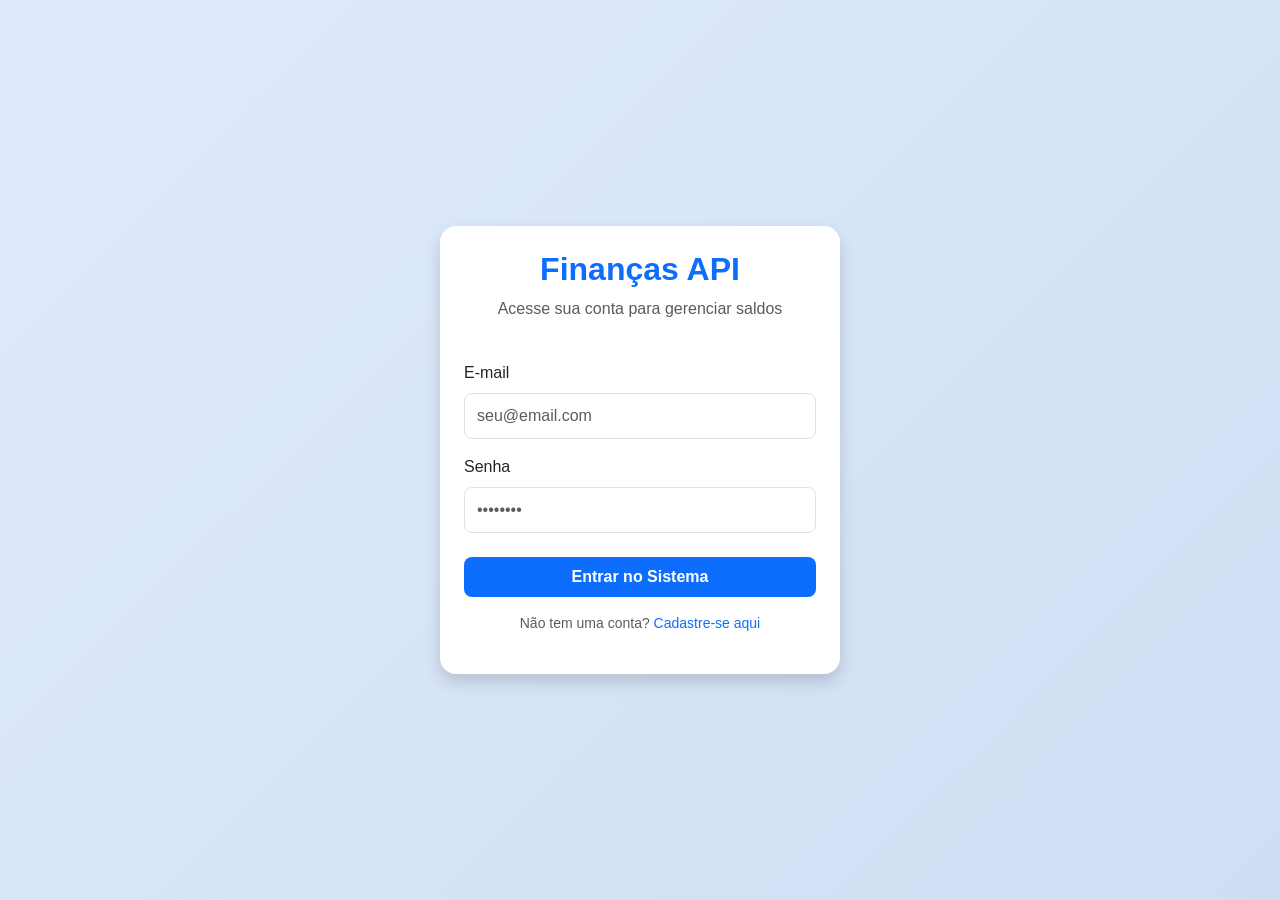
<file: receber.html>
<!DOCTYPE html>
<html lang="pt-BR">

<head>
    <meta charset="UTF-8">
    <meta name="viewport" content="width=device-width, initial-scale=1.0">
    <title>Finanças API - Contas a Receber</title>
    <link href="bootstrap.min.css" rel="stylesheet">
    <link rel="stylesheet" href="style.css">
</head>

<body class="bg-light">

    <!-- 📱 MENU SUPERIOR EXCLUSIVO PARA CELULAR -->
    <nav class="navbar navbar-expand-lg navbar-dark bg-dark d-lg-none">
        <div class="container-fluid">
            <a class="navbar-brand fw-bold" href="dashboard.html">🚀 Finanças ERP</a>
            <button class="navbar-toggler" type="button" data-bs-toggle="collapse" data-bs-target="#menuCelular">
                <span class="navbar-toggler-icon"></span>
            </button>
            <div class="collapse navbar-collapse" id="menuCelular">
                <div class="navbar-nav pt-2">
                    <div class="text-muted small px-3 py-1 text-uppercase fw-bold" style="letter-spacing: 0.05rem;">💰 Financeiro</div>
                    <a class="nav-link" href="dashboard.html">📊 Visão Geral</a>
                    <a class="nav-link" href="pagar.html">📄 Contas a Pagar</a>
                    <a class="nav-link" href="receber.html">💵 Contas a Receber</a>
                    <a class="nav-link" href="transferencia.html">💸 Transferências</a>
                    <a class="nav-link" href="extrato.html">📋 Extrato Interno</a>
                    <hr class="dropdown-divider bg-secondary my-2">
                    <div class="text-muted small px-3 py-1 text-uppercase fw-bold" style="letter-spacing: 0.05rem;">⚙️ Cadastros</div>
                    <a class="nav-link" href="contas.html">🏦 Contas Bancárias</a>
                    <a class="nav-link" href="centros.html">🏢 Centros de Custo</a>
                    <a class="nav-link" href="categorias.html">🏷️ Categorias</a>
                    <hr class="dropdown-divider bg-light my-3">
                    <button id="btnSairCelular" class="btn btn-danger btn-sm m-3">Sair do Sistema</button>
                </div>
            </div>
        </div>
    </nav>

    <!-- 💻 BARRA LATERAL RETRÁTIL ESTILO SUPABASE -->
    <div class="sidebar-supabase">
        <a href="dashboard.html" class="text-decoration-none d-block py-4 px-4 text-white fw-bold border-bottom border-secondary" style="font-size: 1.2rem;">
            🚀 <span class="ms-2">ERP</span>
        </a>
        <div class="pt-3">
            <div class="sidebar-heading">💰 Financeiro</div>
            <a href="dashboard.html" class="nav-sidebar-link"><span class="menu-icon">📊</span><span class="menu-text">Visão Geral / Dashboard</span></a>
            <a href="pagar.html" class="nav-sidebar-link"><span class="menu-icon">📄</span><span class="menu-text">Contas a Pagar</span></a>
            <a href="receber.html" class="nav-sidebar-link"><span class="menu-icon">💵</span><span class="menu-text">Contas a Receber</span></a>
            <a href="transferencia.html" class="nav-sidebar-link"><span class="menu-icon">💸</span><span class="menu-text">Transferências</span></a>
            <a href="extrato.html" class="nav-sidebar-link"><span class="menu-icon">📋</span><span class="menu-text">Extrato Interno</span></a>
            <div class="my-3"></div>
            <div class="sidebar-heading">⚙️ Cadastros</div>
            <a href="contas.html" class="nav-sidebar-link"><span class="menu-icon">🏦</span><span class="menu-text">Contas Bancárias</span></a>
            <a href="centros.html" class="nav-sidebar-link"><span class="menu-icon">🏢</span><span class="menu-text">Centros de Custo</span></a>
            <a href="categorias.html" class="nav-sidebar-link"><span class="menu-icon">🏷️</span><span class="menu-text">Categorias</span></a>
            <div class="border-top border-secondary mt-4 pt-3">
                <a href="#" id="btnSair" class="nav-sidebar-link text-danger"><span class="menu-icon">🚪</span><span class="menu-text">Sair do Sistema</span></a>
            </div>
        </div>
    </div>

    <!-- 📦 ÁREA DE CONTEÚDO PRINCIPAL -->
    <div class="content-wrapper">
        <div class="container-fluid">
            <div class="row mb-4">
                <div class="col">
                    <h3 class="fw-bold text-success">Contas a Receber (Receitas)</h3>
                    <p class="text-muted">Gerencie suas entradas de caixa, faturamentos e salários</p>
                </div>
            </div>

            <div class="row g-4">
                <!-- Formulário Lateral de Inclusão / Edição -->
                <div class="col-lg-4">
                    <div class="card border-0 shadow-sm p-4 bg-white">
                        <div class="d-flex justify-content-between align-items-center mb-3">
                            <h5 id="tituloFormulario" class="fw-bold text-success mb-0">Nova Receita</h5>
                            <button type="button" id="btnCancelarEdicao" class="btn btn-sm btn-outline-secondary d-none">Cancelar Edição</button>
                        </div>
                        <form id="formReceber">
                            <input type="hidden" id="lancamentoId">
                            <div class="mb-3">
                                <label for="descricao" class="form-label">Descrição da Receita</label>
                                <input type="text" id="descricao" class="form-control" placeholder="Ex: Salário, Venda, Rendimentos" required>
                            </div>
                            <div class="mb-3">
                                <label for="valor" class="form-label">Valor (R$)</label>
                                <input type="number" step="0.01" id="valor" class="form-control" placeholder="0.00" required>
                            </div>
                            <div class="mb-3">
                                <label for="dataVencimento" class="form-label">Data de Recebimento</label>
                                <input type="date" id="dataVencimento" class="form-control" required>
                            </div>
                            <div class="mb-3">
                                <label for="selectConta" class="form-label">Depositar em Qual Conta?</label>
                                <select id="selectConta" class="form-control" required>
                                    <option value="">Carregando suas contas...</option>
                                </select>
                            </div>
                            <div class="mb-3">
                                <label for="selectCentroCusto" class="form-label">Centro de Custo / Destinação</label>
                                <select id="selectCentroCusto" class="form-control">
                                    <option value="">Carregando centros de custo...</option>
                                </select>
                            </div>
                            <div class="mb-3">
                                <label for="selectCategoria" class="form-label">Categoria do Lançamento</label>
                                <select id="selectCategoria" class="form-control" required>
                                    <option value="">Carregando categorias...</option>
                                </select>
                            </div>
                            <div id="boxCheckRecebido" class="mb-3 form-check form-switch">
                                <input class="form-check-input" type="checkbox" id="recebido">
                                <label class="form-check-label fw-bold text-success" for="recebido">Marcar como RECEBIDA (Liquidar agora)</label>
                            </div>
                            <div id="mensagemAlerta" class="alert d-none small" role="alert"></div>
                            <button type="submit" id="btnSalvarReceber" class="btn btn-success w-100 fw-bold py-2 mt-2">Salvar Receita</button>
                        </form>
                    </div>
                </div>
                <!-- Coluna Direita: Filtros + Tabela de Histórico -->
                <div class="col-lg-8">
                    <!-- Painel de Filtros Avançados -->
                    <div class="card border-0 shadow-sm p-3 bg-white mb-4">
                        <h6 class="fw-bold text-secondary mb-3">🔍 Filtrar Lançamentos</h6>
                        <div class="row g-2 align-items-end">
                            <div class="col-md-3 col-6">
                                <label for="filtroDataInicio" class="form-label small text-muted mb-1">Data Inicial</label>
                                <input type="date" id="filtroDataInicio" class="form-control form-control-sm">
                            </div>
                            <div class="col-md-3 col-6">
                                <label for="filtroDataFim" class="form-label small text-muted mb-1">Data Final</label>
                                <input type="date" id="filtroDataFim" class="form-control form-control-sm">
                            </div>
                            <div class="col-md-3 col-6">
                                <label for="filtroConta" class="form-label small text-muted mb-1">Conta de Entrada</label>
                                <select id="filtroConta" class="form-select form-select-sm">
                                    <option value="">Todas</option>
                                </select>
                            </div>
                            <div class="col-md-3 col-6">
                                <label for="filtroCentroCusto" class="form-label small text-muted mb-1">Centro de Custo</label>
                                <select id="filtroCentroCusto" class="form-select form-select-sm">
                                    <option value="">Todos</option>
                                </select>
                            </div>

                            <!-- Segunda Linha Alinhada -->
                            <div class="col-md-6 col-12 mt-2">
                                <label for="filtroCategoria" class="form-label small text-muted mb-1">Categoria Analítica</label>
                                <select id="filtroCategoria" class="form-select form-select-sm">
                                    <option value="">Todas as Analíticas</option>
                                </select>
                            </div>
                            <div class="col-md-3 col-6 mt-2">
                                <label for="filtroStatus" class="form-label small text-muted mb-1">Status</label>
                                <select id="filtroStatus" class="form-select form-select-sm">
                                    <option value="">Todos</option>
                                    <option value="ABERTO">A Receber</option>
                                    <option value="PAGO">Recebidos</option>
                                </select>
                            </div>
                            <div class="col-md-3 col-6 mt-2 d-flex gap-2 justify-content-end">
                                <button type="button" id="btnLimparFiltros" class="btn btn-sm btn-outline-secondary w-100">Limpar</button>
                                <button type="button" id="btnAplicarFiltros" class="btn btn-sm btn-dark w-100">Filtrar</button>
                            </div>
                        </div>
                    </div>

                    <!-- Tabela de Listagem de Receitas -->
                    <div class="card border-0 shadow-sm p-4 bg-white">
                        <h5 class="fw-bold text-secondary mb-3">Histórico de Contas a Receber</h5>
                        <div class="table-responsive">
                            <table class="table table-hover align-middle">
                                <thead class="table-light">
                                    <tr>
                                        <th>Data</th>
                                        <th>Descrição</th>
                                        <th>Conta de Entrada</th>
                                        <th>Status</th>
                                        <th class="text-end">Valor</th>
                                        <th class="text-center">Ações</th>
                                    </tr>
                                </thead>
                                <tbody id="tabelaReceber">
                                    <tr>
                                        <td colspan="6" class="text-center text-muted py-4">Carregando lançamentos...</td>
                                    </tr>
                                </tbody>
                                <tfoot class="table-light border-top">
                                    <tr>
                                        <td colspan="4" class="text-end fw-bold text-secondary">Total a Receber (Filtrado):</td>
                                        <td id="totalReceberAberto" class="text-end fw-bold text-success fs-6">R$ 0,00</td>
                                        <td></td>
                                    </tr>
                                </tfoot>
                            </table>
                        </div>
                    </div>
                </div>
            </div>
        </div>
    </div>

    <!-- MODAL DE CONFIRMAÇÃO DE RECEBIMENTO COM DATA -->
    <div class="modal fade" id="modalBaixa" tabindex="-1" aria-hidden="true">
        <div class="modal-dialog modal-dialog-centered">
            <div class="modal-content border-0 shadow">
                <div class="modal-header bg-success text-white">
                    <h5 class="modal-title fw-bold">✅ Baixar / Confirmar Recebimento</h5>
                    <button type="button" class="btn-close btn-close-white" data-bs-dismiss="modal" aria-label="Fechar"></button>
                </div>
                <div class="modal-body">
                    <input type="hidden" id="baixaLancamentoId">
                    <p class="mb-2 text-muted small">Você está confirmando o recebimento do seguinte lançamento:</p>
                    <div class="p-3 bg-light rounded border mb-3">
                        <div id="baixaDescricao" class="fw-bold text-dark"></div>
                        <div id="baixaValor" class="text-success fw-bold"></div>
                    </div>
                    <div class="mb-3">
                        <label for="baixaDataPagamento" class="form-label fw-bold">Data Efetiva do Recebimento</label>
                        <input type="date" id="baixaDataPagamento" class="form-control" required>
                        <div class="form-text">Sugerida a data prevista. Altere caso tenha recebido antes ou depois.</div>
                    </div>
                </div>
                <div class="modal-footer">
                    <button type="button" class="btn btn-outline-secondary" data-bs-dismiss="modal">Cancelar</button>
                    <button type="button" id="btnConfirmarBaixaModal" class="btn btn-success fw-bold px-4">Confirmar Recebimento</button>
                </div>
            </div>
        </div>
    </div>

    <script src="config.js"></script>
    <script>
        document.addEventListener('DOMContentLoaded', () => {
            const token = localStorage.getItem('token_financas');
            if (!token) { window.location.href = 'index.html'; return; }

            const efetuarLogout = (e) => {
                if (e) e.preventDefault();
                localStorage.removeItem('token_financas');
                window.location.href = 'index.html';
            };

            document.getElementById('btnSair')?.addEventListener('click', efetuarLogout);
            document.getElementById('btnSairCelular')?.addEventListener('click', efetuarLogout);
        });
    </script>
    <script src="receber.js"></script>
    <script src="bootstrap.bundle.min.js"></script>
</body>

</html>
</file>
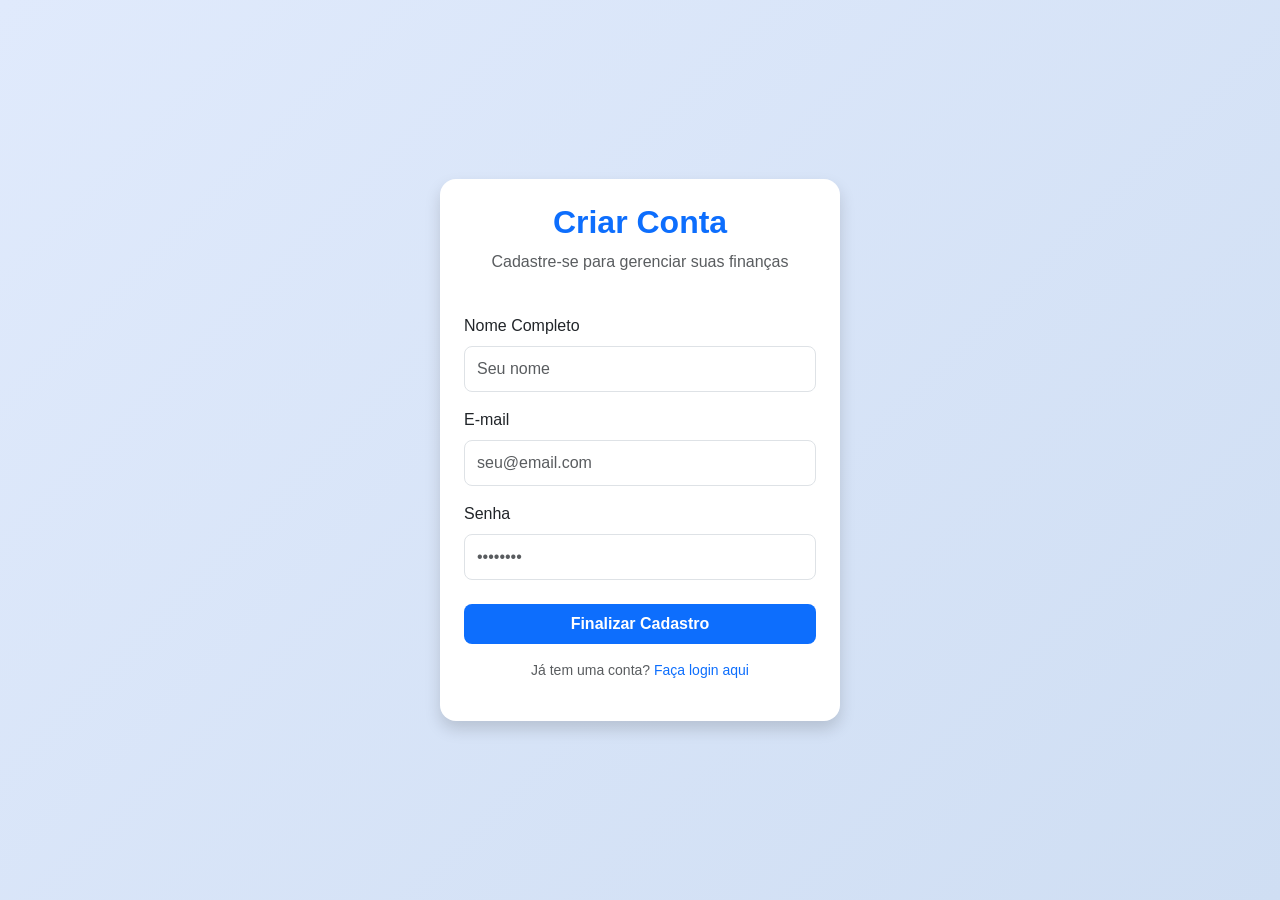
<file: registrar.html>
<!DOCTYPE html>
<html lang="pt-BR">

<head>
    <meta charset="UTF-8">
    <meta name="viewport" content="width=device-width, initial-scale=1.0">
    <title>Finanças API - Cadastre-se</title>
    <!-- Bootstrap 5 CSS Local para estabilidade -->
    <link href="bootstrap.min.css" rel="stylesheet">
    <link rel="stylesheet" href="style.css">
</head>

<body class="bg-light d-flex align-items-center justify-content-center vh-100">

    <div class="card shadow p-4" style="max-width: 400px; width: 100%;">
        <div class="text-center mb-4">
            <h2 class="text-primary fw-bold">Criar Conta</h2>
            <p class="text-muted">Cadastre-se para gerenciar suas finanças</p>
        </div>

        <!-- Formulário de Registro -->
        <form id="formRegistrar">
            <div class="mb-3">
                <label for="nome" class="form-label">Nome Completo</label>
                <input type="text" id="nome" class="form-control" placeholder="Seu nome" required>
            </div>
            <div class="mb-3">
                <label for="email" class="form-label">E-mail</label>
                <input type="email" id="email" class="form-control" placeholder="seu@email.com" required>
            </div>
            <div class="mb-3">
                <label for="senha" class="form-label">Senha</label>
                <input type="password" id="senha" class="form-control" placeholder="••••••••" required>
            </div>

            <!-- Mensagens dinâmicas de erro ou sucesso -->
            <div id="mensagemAlerta" class="alert d-none" role="alert"></div>

            <button type="submit" class="btn btn-primary w-100 fw-bold py-2 mt-2">Finalizar Cadastro</button>
        </form>

        <div class="text-center mt-3">
            <p class="small text-muted">Já tem uma conta? <a href="index.html" class="text-decoration-none">Faça login
                    aqui</a></p>
        </div>
    </div>
    <!-- Configuração Global da API (Obrigatório vir primeiro) -->
    <script src="config.js"></script>
    <!-- Script de Inteligência de Registro -->
    <script src="registrar.js"></script>
</body>

</html>
</file>
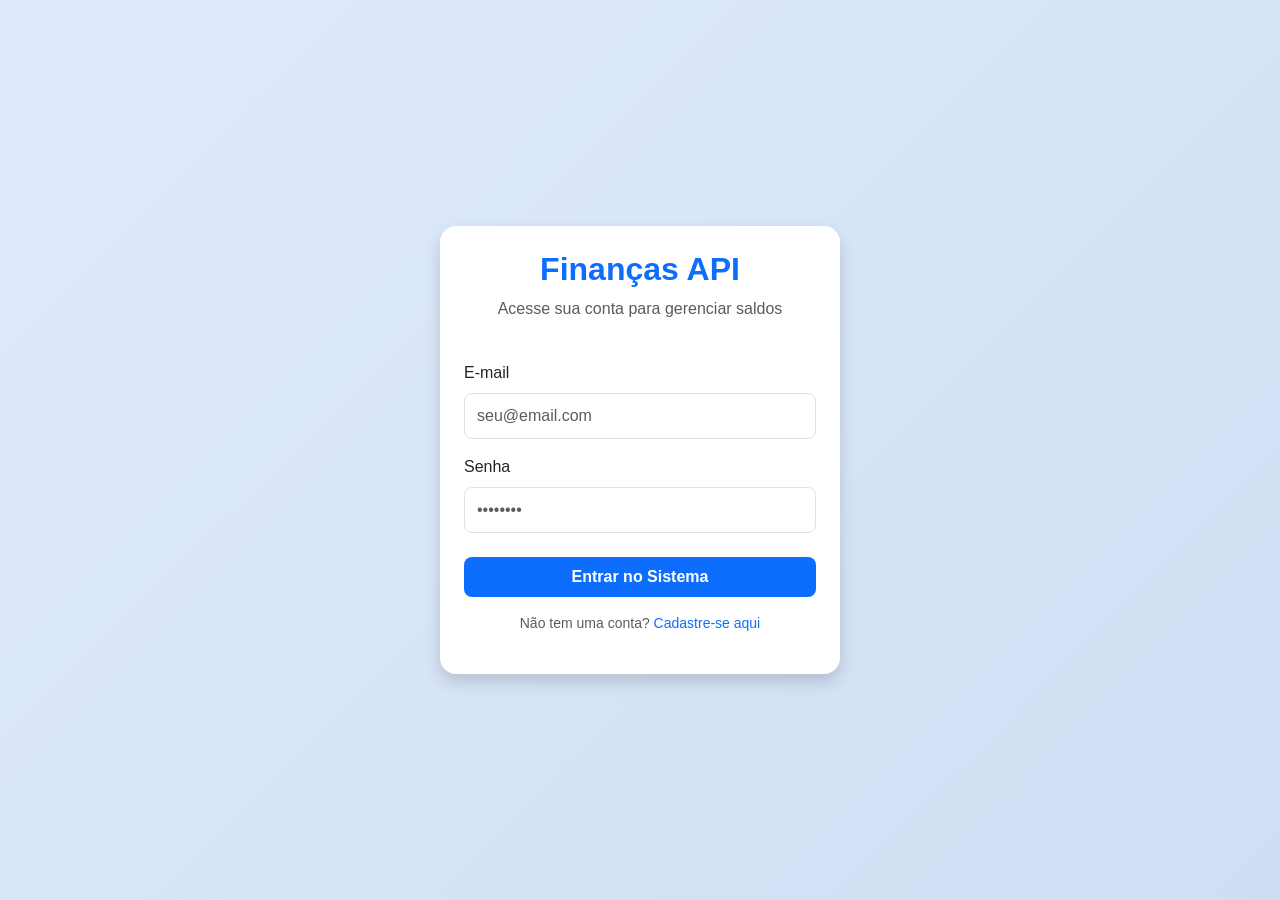
<file: transferencia.html>
<!DOCTYPE html>
<html lang="pt-BR">

<head>
    <meta charset="UTF-8">
    <meta name="viewport" content="width=device-width, initial-scale=1.0">
    <title>Transferência entre Contas - ERP Finanças</title>
    <link href="bootstrap.min.css" rel="stylesheet">
    <link rel="stylesheet" href="style.css">
</head>

<body class="bg-light">

    <!-- 📱 MENU SUPERIOR EXCLUSIVO PARA CELULAR -->
    <nav class="navbar navbar-expand-lg navbar-dark bg-dark d-lg-none">
        <div class="container-fluid">
            <a class="navbar-brand fw-bold" href="dashboard.html">🚀 Finanças ERP</a>
            <button class="navbar-toggler" type="button" data-bs-toggle="collapse" data-bs-target="#menuCelular">
                <span class="navbar-toggler-icon"></span>
            </button>
            <div class="collapse navbar-collapse" id="menuCelular">
                <div class="navbar-nav pt-2">
                    <div class="text-muted small px-3 py-1 text-uppercase fw-bold" style="letter-spacing: 0.05rem;">💰 Financeiro</div>
                    <a class="nav-link" href="dashboard.html">📊 Visão Geral</a>
                    <a class="nav-link" href="pagar.html">📄 Contas a Pagar</a>
                    <a class="nav-link" href="receber.html">💵 Contas a Receber</a>
                    <a class="nav-link" href="transferencia.html">💸 Transferências</a>
                    <a class="nav-link" href="extrato.html">📋 Extrato Interno</a>
                    <hr class="dropdown-divider bg-secondary my-2">
                    <div class="text-muted small px-3 py-1 text-uppercase fw-bold" style="letter-spacing: 0.05rem;">⚙️ Cadastros</div>
                    <a class="nav-link" href="contas.html">🏦 Contas Bancárias</a>
                    <a class="nav-link" href="centros.html">🏢 Centros de Custo</a>
                    <a class="nav-link" href="categorias.html">🏷️ Categorias</a>
                    <hr class="dropdown-divider bg-light my-3">
                    <button id="btnSairCelular" class="btn btn-danger btn-sm m-3">Sair do Sistema</button>
                </div>
            </div>
        </div>
    </nav>

    <!-- 💻 BARRA LATERAL RETRÁTIL ESTILO SUPABASE -->
    <div class="sidebar-supabase">
        <a href="dashboard.html" class="text-decoration-none d-block py-4 px-4 text-white fw-bold border-bottom border-secondary" style="font-size: 1.2rem;">
            🚀 <span class="ms-2">ERP</span>
        </a>
        <div class="pt-3">
            <div class="sidebar-heading">💰 Financeiro</div>
            <a href="dashboard.html" class="nav-sidebar-link"><span class="menu-icon">📊</span><span class="menu-text">Visão Geral / Dashboard</span></a>
            <a href="pagar.html" class="nav-sidebar-link"><span class="menu-icon">📄</span><span class="menu-text">Contas a Pagar</span></a>
            <a href="receber.html" class="nav-sidebar-link"><span class="menu-icon">💵</span><span class="menu-text">Contas a Receber</span></a>
            <a href="transferencia.html" class="nav-sidebar-link"><span class="menu-icon">💸</span><span class="menu-text">Transferências</span></a>
            <a href="extrato.html" class="nav-sidebar-link"><span class="menu-icon">📋</span><span class="menu-text">Extrato Interno</span></a>
            <div class="my-3"></div>
            <div class="sidebar-heading">⚙️ Cadastros</div>
            <a href="contas.html" class="nav-sidebar-link"><span class="menu-icon">🏦</span><span class="menu-text">Contas Bancárias</span></a>
            <a href="centros.html" class="nav-sidebar-link"><span class="menu-icon">🏢</span><span class="menu-text">Centros de Custo</span></a>
            <a href="categorias.html" class="nav-sidebar-link"><span class="menu-icon">🏷️</span><span class="menu-text">Categorias</span></a>
            <div class="border-top border-secondary mt-4 pt-3">
                <a href="#" id="btnSair" class="nav-sidebar-link text-danger"><span class="menu-icon">🚪</span><span class="menu-text">Sair do Sistema</span></a>
            </div>
        </div>
    </div>

    <!-- 📦 ÁREA DE CONTEÚDO PRINCIPAL -->
    <div class="content-wrapper">
        <div class="container-fluid">
            <div class="row mb-4">
                <div class="col">
                    <h2 class="fw-bold text-primary">💸 Transferência entre Contas</h2>
                    <p class="text-muted">Movimente saldos entre suas contas bancárias de forma simples e segura.</p>
                </div>
            </div>

            <div class="row g-4">
                <!-- Coluna Esquerda: Formulário de Transferência -->
                <div class="col-lg-5">
                    <div class="card border-0 shadow-sm p-4 bg-white">
                        <h5 class="fw-bold text-dark mb-3">Nova Movimentação</h5>
                        <div id="alertaFeedback" class="alert d-none small" role="alert"></div>
                        <form id="formTransferencia">
                            <div class="mb-3">
                                <label for="selectContaOrigem" class="form-label fw-bold">Conta de Origem (Débito)</label>
                                <select id="selectContaOrigem" class="form-select" required>
                                    <option value="">-- Selecione a Origem --</option>
                                </select>
                            </div>
                            <div class="mb-3">
                                <label for="selectContaDestino" class="form-label fw-bold">Conta de Destino (Crédito)</label>
                                <select id="selectContaDestino" class="form-select" required>
                                    <option value="">-- Selecione o Destino --</option>
                                </select>
                            </div>
                            <div class="mb-3">
                                <label for="inputValor" class="form-label fw-bold">Valor (R$)</label>
                                <input type="number" step="0.01" min="0.01" id="inputValor" class="form-control" placeholder="0.00" required>
                            </div>
                            <div class="mb-3">
                                <label for="inputData" class="form-label fw-bold">Data da Transferência</label>
                                <input type="date" id="inputData" class="form-control" required>
                            </div>
                            <div class="mb-3">
                                <label for="inputObservacao" class="form-label fw-bold">Observação / Histórico (Opcional)</label>
                                <input type="text" id="inputObservacao" class="form-control" placeholder="Ex: Aplicação, Pix entre contas...">
                            </div>
                            <div class="d-flex gap-2 mt-4">
                                <button type="button" id="btnCancelar" class="btn btn-outline-secondary w-50">Cancelar</button>
                                <button type="submit" class="btn btn-primary w-50 fw-bold">Executar Transferência</button>
                            </div>
                        </form>
                    </div>
                </div>
                <!-- Coluna Direita: Filtro de Datas + Histórico com Exclusão -->
                <div class="col-lg-7">
                    <!-- Painel de Filtro de Período -->
                    <div class="card border-0 shadow-sm p-3 bg-white mb-4">
                        <h6 class="fw-bold text-secondary mb-3">🔍 Filtrar Transferências por Período</h6>
                        <div class="row g-2 align-items-end">
                            <div class="col-md-4 col-6">
                                <label for="filtroDataInicio" class="form-label small text-muted mb-1">Data Inicial</label>
                                <input type="date" id="filtroDataInicio" class="form-control form-control-sm">
                            </div>
                            <div class="col-md-4 col-6">
                                <label for="filtroDataFim" class="form-label small text-muted mb-1">Data Final</label>
                                <input type="date" id="filtroDataFim" class="form-control form-control-sm">
                            </div>
                            <div class="col-md-4 col-12 d-flex gap-2">
                                <button type="button" id="btnLimparFiltros" class="btn btn-sm btn-outline-secondary w-100">Limpar</button>
                                <button type="button" id="btnFiltrar" class="btn btn-sm btn-dark w-100 fw-bold">Filtrar</button>
                            </div>
                        </div>
                    </div>

                    <!-- Tabela de Histórico -->
                    <div class="card border-0 shadow-sm p-4 bg-white">
                        <h5 class="fw-bold text-secondary mb-3">📋 Histórico de Transferências</h5>
                        <div class="table-responsive">
                            <table class="table table-hover align-middle">
                                <thead class="table-light">
                                    <tr>
                                        <th>Data</th>
                                        <th>Origem ➔ Destino</th>
                                        <th>Descrição</th>
                                        <th class="text-end">Valor</th>
                                        <th class="text-center">Ação</th>
                                    </tr>
                                </thead>
                                <tbody id="tabelaTransferencias">
                                    <tr>
                                        <td colspan="5" class="text-center text-muted py-4">Carregando transferências...</td>
                                    </tr>
                                </tbody>
                            </table>
                        </div>
                    </div>
                </div>
            </div>
        </div>
    </div>

    <script src="config.js"></script>
    <script>
        document.addEventListener('DOMContentLoaded', () => {
            const token = localStorage.getItem('token_financas');
            if (!token) { window.location.href = 'index.html'; return; }

            const efetuarLogout = (e) => {
                if (e) e.preventDefault();
                localStorage.removeItem('token_financas');
                window.location.href = 'index.html';
            };

            document.getElementById('btnSair')?.addEventListener('click', efetuarLogout);
            document.getElementById('btnSairCelular')?.addEventListener('click', efetuarLogout);
        });
    </script>
    <script src="transferencia.js"></script>
    <script src="bootstrap.bundle.min.js"></script>
</body>

</html>
</file>
<file: style.css>
body {
    background: linear-gradient(135deg, #e0eafc 0%, #cfdef3 100%) !important;
    font-family: 'Segoe UI', Tahoma, Geneva, Verdana, sans-serif;
}

.card {
    border: none;
    border-radius: 16px;
}

.btn-primary {
    background-color: #0d6efd;
    border: none;
    border-radius: 8px;
    transition: all 0.2s ease;
}

.btn-primary:hover {
    background-color: #0b5ed7;
    transform: translateY(-1px);
}

.form-control {
    border-radius: 8px;
    padding: 10px 12px;
}

.form-control:focus {
    box-shadow: 0 0 0 0.25rem rgba(13, 110, 253, 0.15);
}

/* ==========================================================================
   📊 MENU LATERAL RETRÁTIL - ESTILO SUPABASE (RESPONSIVO)
   ========================================================================== */

/* Estrutura para telas grandes (Computador) */
@media (min-width: 992px) {
    body {
        display: flex;
        min-height: 100vh;
        overflow-x: hidden;
    }
    
    /* Barra lateral colapsada por padrão */
    .sidebar-supabase {
        width: 70px;
        min-height: 100vh;
        background-color: #1e1e1e;
        transition: width 0.3s cubic-bezier(0.4, 0, 0.2, 1);
        position: fixed;
        left: 0;
        top: 0;
        z-index: 1030;
        overflow: hidden;
        white-space: nowrap;
        border-right: 1px solid #2e2e2e;
    }
    
    /* Expansão suave ao passar o mouse (Hover) */
    .sidebar-supabase:hover {
        width: 260px;
    }
    
    /* Ajuste da área de conteúdo principal para não sumir debaixo do menu */
    .content-wrapper {
        flex: 1;
        margin-left: 70px;
        padding: 30px;
        transition: margin-left 0.3s;
    }
    
    /* Esconde títulos de seções quando o menu estiver fechado */
    .sidebar-heading {
        opacity: 0;
        transition: opacity 0.2s;
        padding: 6px 20px; /* ⬅️ Otimizado de 10px para 6px para economizar altura */
        font-size: 0.75rem;
        text-transform: uppercase;
        letter-spacing: 0.1rem;
        color: #6c757d;
    }
    
    .sidebar-supabase:hover .sidebar-heading {
        opacity: 1;
    }
}

/* Elementos internos dos links do menu */
.nav-sidebar-link {
    display: flex;
    align-items: center;
    padding: 8px 20px; /* 🌟 COMPACTADO: Reduzido de 12px 22px para economizar espaço vertical */
    color: #b3b3b3;
    text-decoration: none;
    transition: all 0.2s;
}

.nav-sidebar-link:hover {
    background-color: #2d2d2d;
    color: #3ecf8e; /* Verde assinatura estilo Supabase */
}

.nav-sidebar-link .menu-icon {
    font-size: 1.15rem; /* 🌟 COMPACTADO: Levemente menor para um design mais limpo */
    margin-right: 15px; /* 🌟 COMPACTADO: Aproxima o texto do ícone reduzindo espaço morto */
    min-width: 25px;
    text-align: center;
}

/* Reduz a distância de margem do bloco vazio entre os dois menus */
.my-3 {
    margin-top: 0.4rem !important;
    margin-bottom: 0.4rem !important;
}

/* Estrutura para telas pequenas (Celular) */
@media (max-width: 991.98px) {
    .sidebar-supabase {
        display: none; /* Some com a barra lateral no celular */
    }
    .content-wrapper {
        padding: 15px;
    }
}
</file>
